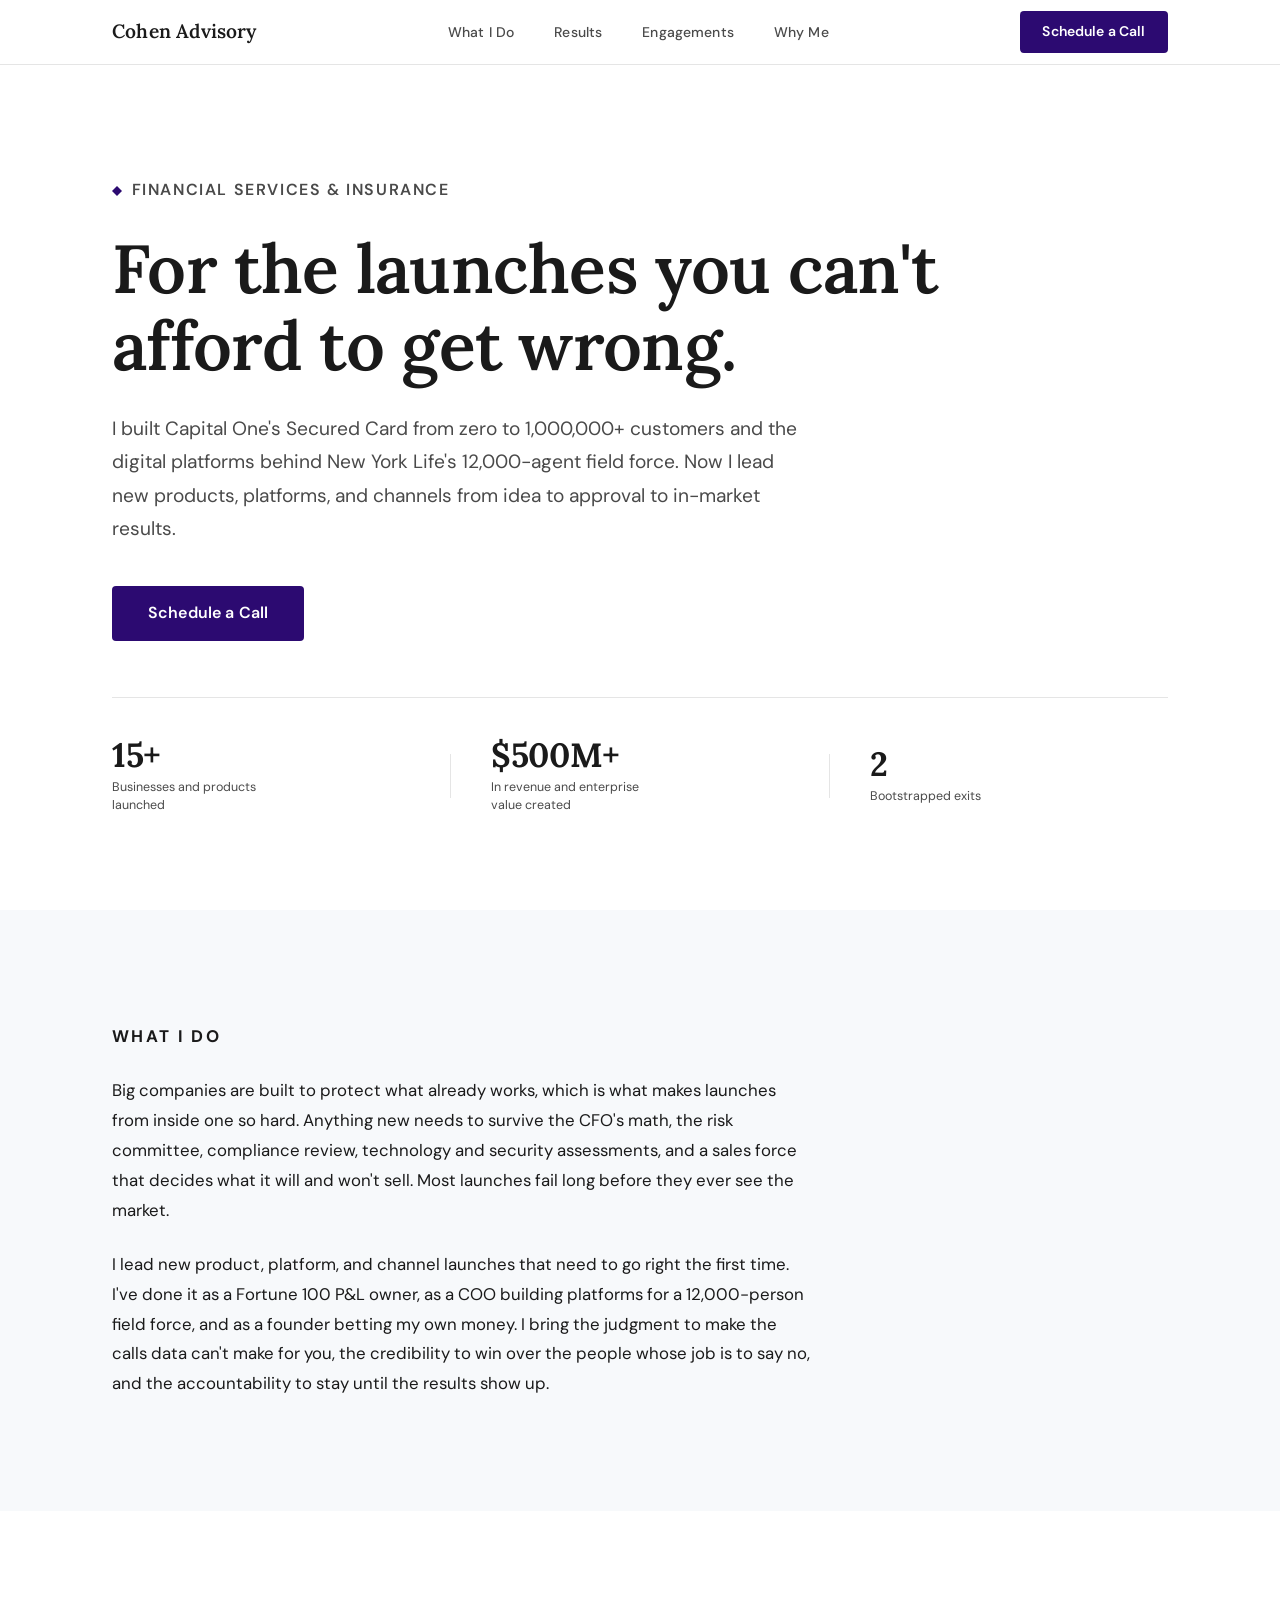
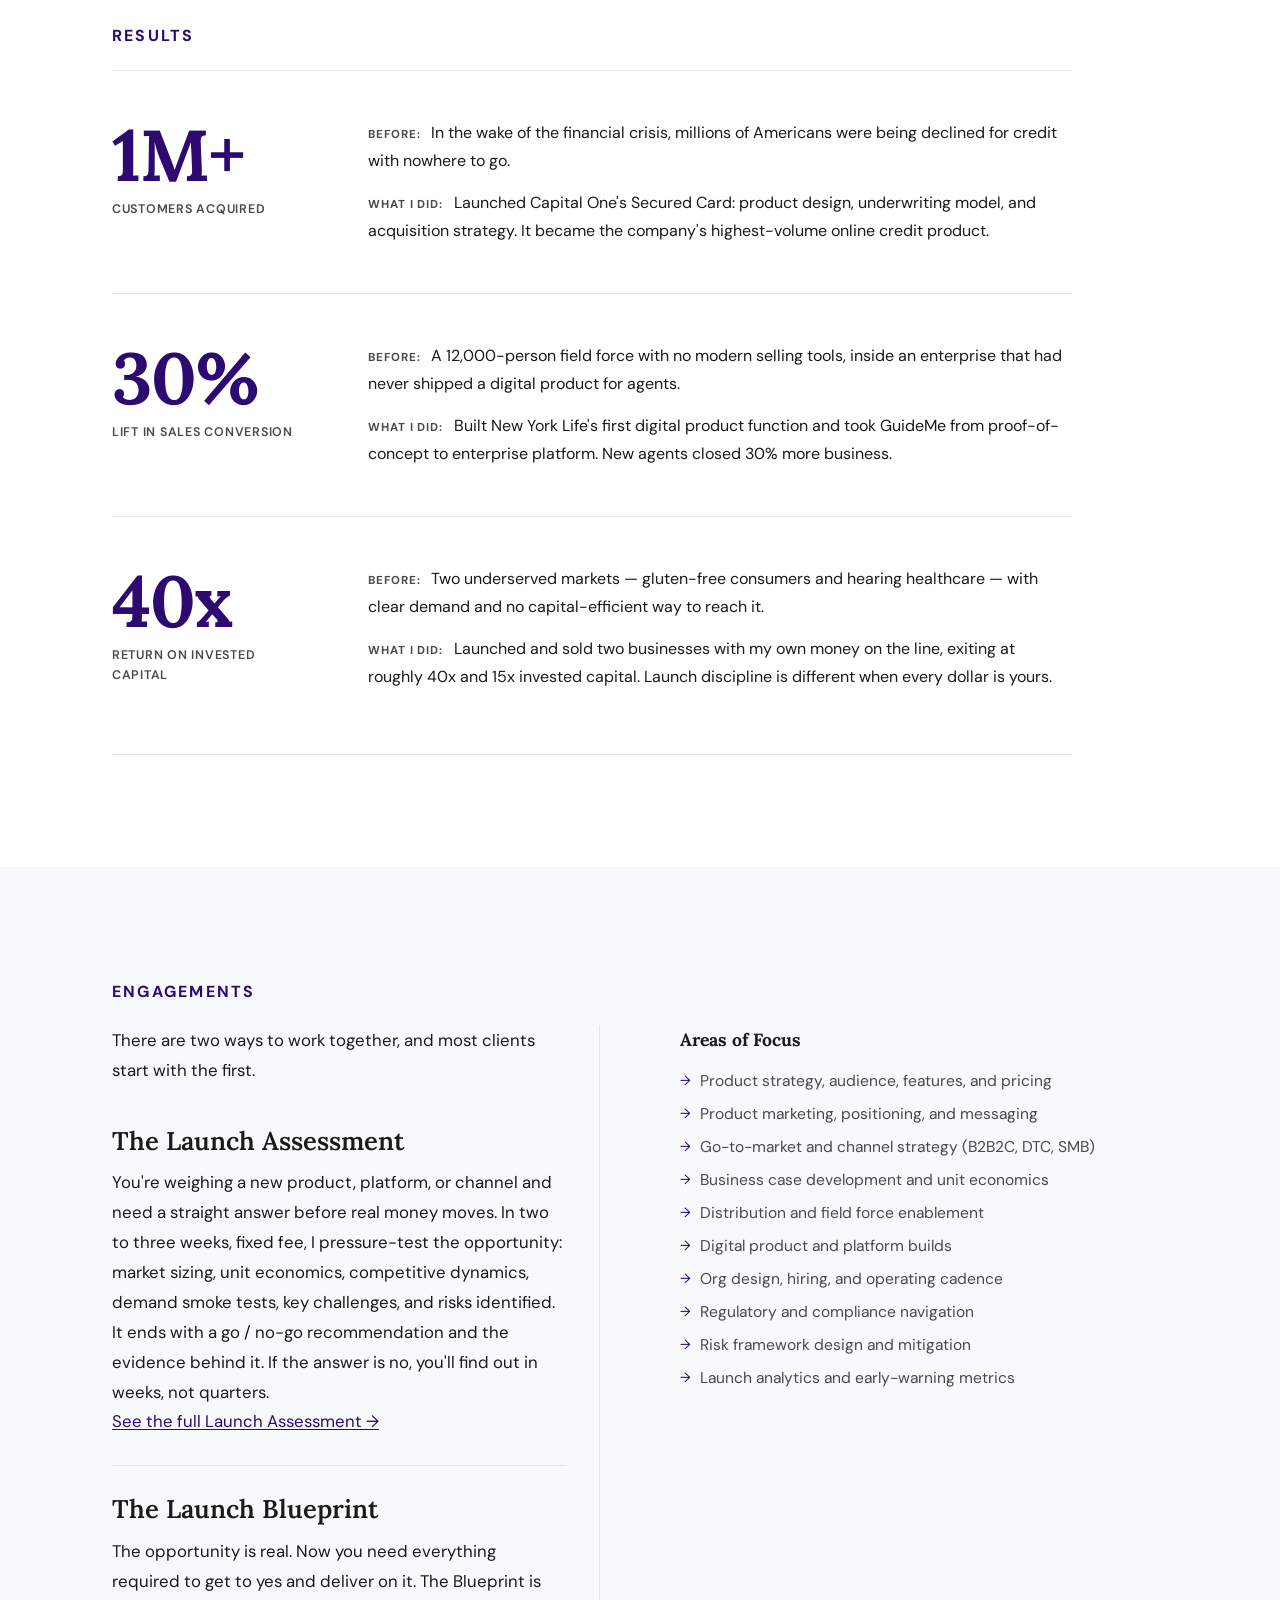
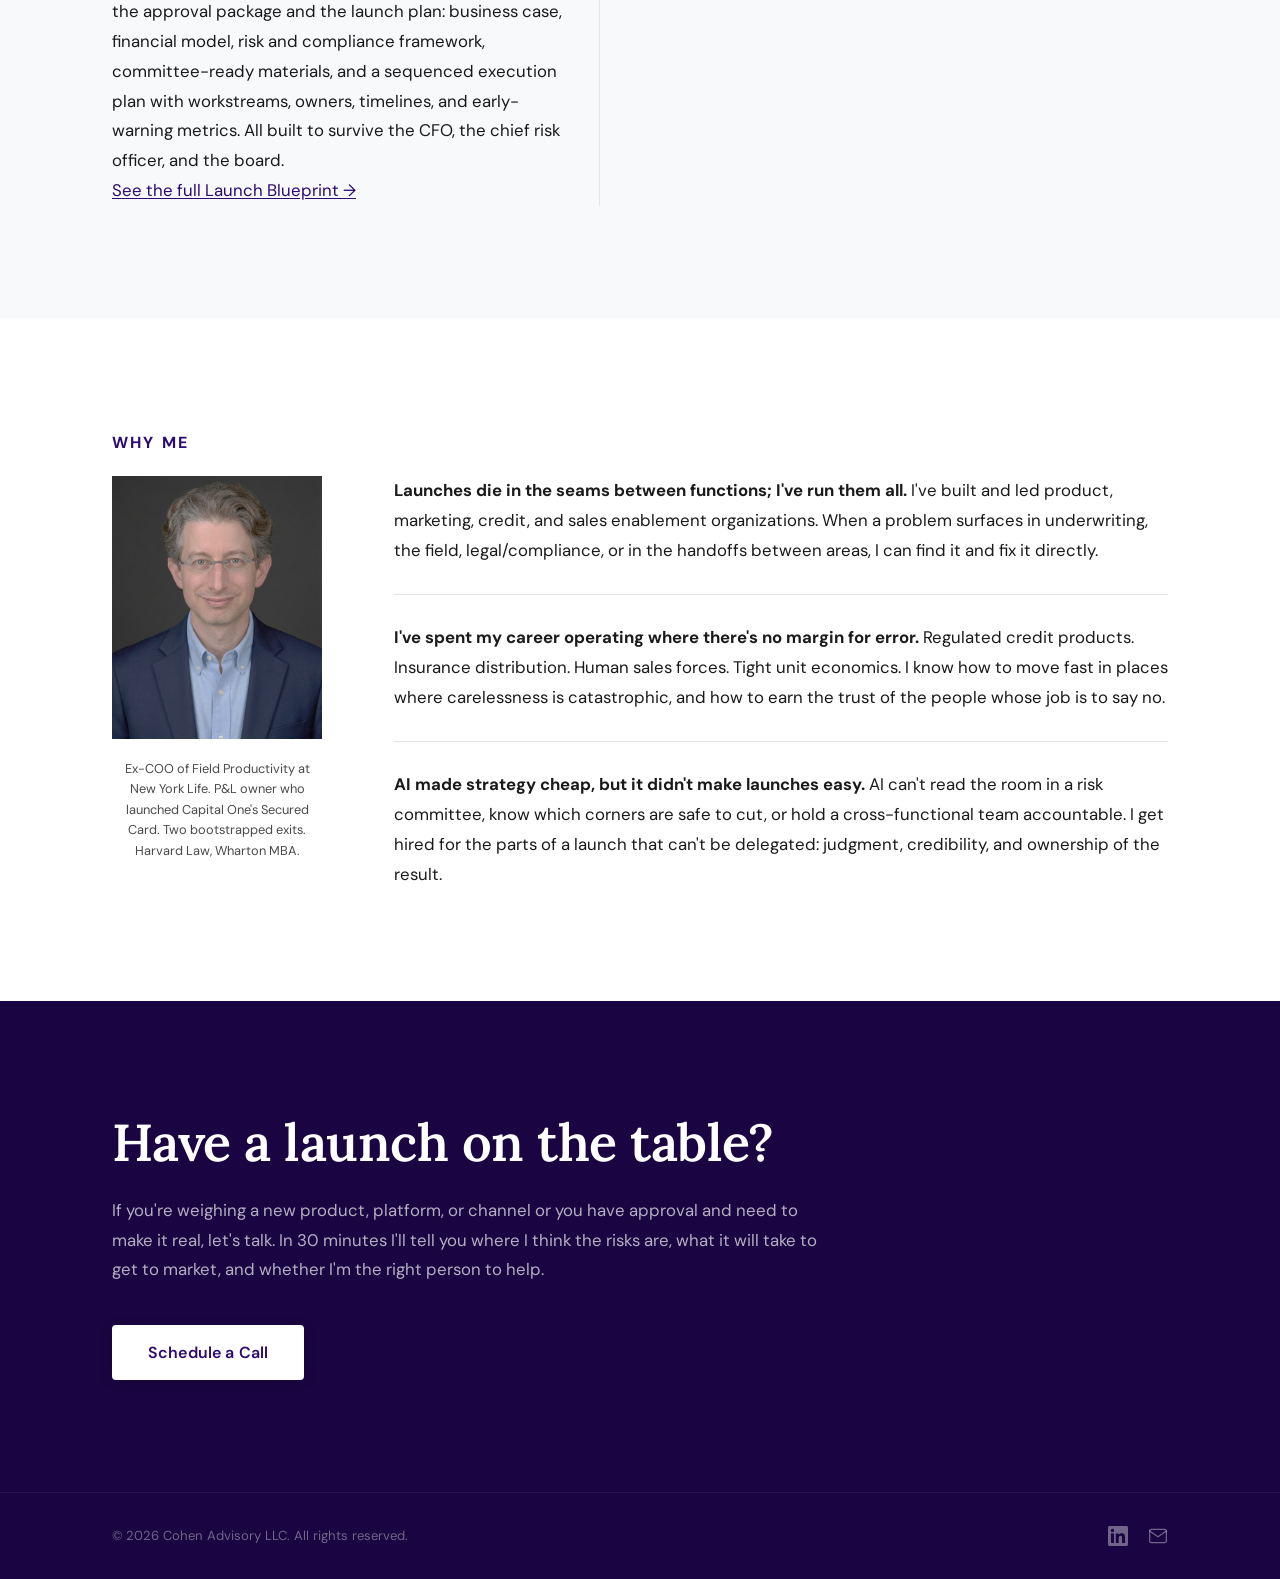
<file: index.html>
<!DOCTYPE html>
<html lang="en">
<head>
    <meta charset="UTF-8">
    <meta name="viewport" content="width=device-width, initial-scale=1.0">
    <title>Cohen Advisory | Launch Advisory for Financial Services and Insurance</title>
    <meta name="description" content="I lead new product, platform, and channel launches for financial services and insurance companies — from idea to approval to market.">
    <link rel="preconnect" href="https://fonts.googleapis.com">
    <link rel="preconnect" href="https://fonts.gstatic.com" crossorigin>
    <link href="https://fonts.googleapis.com/css2?family=Lora:wght@600;700&family=DM+Sans:wght@400;500;600&display=swap" rel="stylesheet">
    <link rel="icon" type="image/svg+xml" href="favicon.svg">
    <link rel="stylesheet" href="styles.css">
</head>
<body>

<header class="site-header">
    <div class="container header-inner">
        <a href="#" class="brand">Cohen Advisory</a>
        <nav class="site-nav">
            <ul class="nav-list">
                <li><a href="#what-i-do">What I Do</a></li>
                <li><a href="#results">Results</a></li>
                <li><a href="#engagements">Engagements</a></li>
                <li><a href="#why-me">Why Me</a></li>
            </ul>
        </nav>
        <a href="https://calendar.app.google/HQ8vqJX4E622rzgx5" target="_blank" class="btn btn-primary">Schedule a Call</a>
    </div>
</header>

<main>

    <!-- Hero -->
    <section class="hero fade-in">
        <div class="container">
            <div class="hero-content">
                <p class="category-label">
                    <svg class="category-icon" width="10" height="10" viewBox="0 0 10 10" fill="none" xmlns="http://www.w3.org/2000/svg" aria-hidden="true"><polygon points="5,0 10,5 5,10 0,5" fill="currentColor"/></svg>
                    Financial Services &amp; Insurance
                </p>
                <h1 class="hero-headline">For the launches you can't afford to get wrong.</h1>
                <p class="hero-credential">I built Capital One's Secured Card from zero to 1,000,000+ customers and the digital platforms behind New York Life's 12,000-agent field force. Now I lead new products, platforms, and channels from idea to approval to in-market results.</p>
                <a href="https://calendar.app.google/HQ8vqJX4E622rzgx5" target="_blank" class="btn btn-primary btn-large">Schedule a Call</a>

                <div class="stats-row">
                    <div class="stat">
                        <span class="stat-figure">15+</span>
                        <span class="stat-label">Businesses and products launched</span>
                    </div>
                    <div class="stat-divider"></div>
                    <div class="stat">
                        <span class="stat-figure">$500M+</span>
                        <span class="stat-label">In revenue and enterprise value created</span>
                    </div>
                    <div class="stat-divider"></div>
                    <div class="stat">
                        <span class="stat-figure">2</span>
                        <span class="stat-label">Bootstrapped exits</span>
                    </div>
                </div>
            </div>
        </div>
    </section>

    <!-- What I Do -->
    <section id="what-i-do" class="section section-alt fade-in">
        <div class="container">
            <p class="section-label">What I Do</p>
            <p>Big companies are built to protect what already works, which is what makes launches from inside one so hard. Anything new needs to survive the CFO's math, the risk committee, compliance review, technology and security assessments, and a sales force that decides what it will and won't sell. Most launches fail long before they ever see the market.</p>
            <p>I lead new product, platform, and channel launches that need to go right the first time. I've done it as a Fortune 100 P&amp;L owner, as a COO building platforms for a 12,000-person field force, and as a founder betting my own money. I bring the judgment to make the calls data can't make for you, the credibility to win over the people whose job is to say no, and the accountability to stay until the results show up.</p>
        </div>
    </section>

    <!-- Results -->
    <section id="results" class="section fade-in">
        <div class="container">
            <p class="section-label">Results</p>
            <div class="results-list">

                <div class="result-card">
                    <div class="result-stat">
                        <span class="result-num">1M+</span>
                        <span class="result-descriptor">customers acquired</span>
                    </div>
                    <div class="result-details">
                        <p><span class="result-tag">Before:</span> In the wake of the financial crisis, millions of Americans were being declined for credit with nowhere to go.</p>
                        <p><span class="result-tag">What I did:</span> Launched Capital One's Secured Card: product design, underwriting model, and acquisition strategy. It became the company's highest-volume online credit product.</p>
                    </div>
                </div>

                <div class="result-card">
                    <div class="result-stat">
                        <span class="result-num">30%</span>
                        <span class="result-descriptor">lift in sales conversion</span>
                    </div>
                    <div class="result-details">
                        <p><span class="result-tag">Before:</span> A 12,000-person field force with no modern selling tools, inside an enterprise that had never shipped a digital product for agents.</p>
                        <p><span class="result-tag">What I did:</span> Built New York Life's first digital product function and took GuideMe from proof-of-concept to enterprise platform. New agents closed 30% more business.</p>
                    </div>
                </div>

                <div class="result-card">
                    <div class="result-stat">
                        <span class="result-num">40x</span>
                        <span class="result-descriptor">return on invested capital</span>
                    </div>
                    <div class="result-details">
                        <p><span class="result-tag">Before:</span> Two underserved markets — gluten-free consumers and hearing healthcare — with clear demand and no capital-efficient way to reach it.</p>
                        <p><span class="result-tag">What I did:</span> Launched and sold two businesses with my own money on the line, exiting at roughly 40x and 15x invested capital. Launch discipline is different when every dollar is yours.</p>
                    </div>
                </div>

            </div>
        </div>
    </section>

    <!-- Engagements -->
    <section id="engagements" class="section section-alt fade-in">
        <div class="container">
            <p class="section-label">Engagements</p>
            <div class="how-i-work-layout">

                <!-- Left column -->
                <div class="how-i-work-left">
                    <p class="how-i-work-intro">There are two ways to work together, and most clients start with the first.</p>

                    <div class="why-me-blocks">
                        <div class="why-block">
                            <h3 class="step-title">The Launch Assessment</h3>
                            <p class="step-desc">You're weighing a new product, platform, or channel and need a straight answer before real money moves. In two to three weeks, fixed fee, I pressure-test the opportunity: market sizing, unit economics, competitive dynamics, demand smoke tests, key challenges, and risks identified. It ends with a go / no-go recommendation and the evidence behind it. If the answer is no, you'll find out in weeks, not quarters.</p>
                            <p class="step-desc"><a href="launch-assessment.html">See the full Launch Assessment →</a></p>
                        </div>
                        <div class="why-block">
                            <h3 class="step-title">The Launch Blueprint</h3>
                            <p class="step-desc">The opportunity is real. Now you need everything required to get to yes and deliver on it. The Blueprint is the approval package and the launch plan: business case, financial model, risk and compliance framework, committee-ready materials, and a sequenced execution plan with workstreams, owners, timelines, and early-warning metrics. All built to survive the CFO, the chief risk officer, and the board.</p>
                            <p class="step-desc"><a href="launch-blueprint.html">See the full Launch Blueprint →</a></p>
                        </div>
                    </div>
                </div>

                <!-- Right column -->
                <div class="how-i-work-right">
                    <div class="areas-of-focus">
                        <h3 class="areas-title">Areas of Focus</h3>
                        <ul class="areas-list">
                            <li>Product strategy, audience, features, and pricing</li>
                            <li>Product marketing, positioning, and messaging</li>
                            <li>Go-to-market and channel strategy (B2B2C, DTC, SMB)</li>
                            <li>Business case development and unit economics</li>
                            <li>Distribution and field force enablement</li>
                            <li>Digital product and platform builds</li>
                            <li>Org design, hiring, and operating cadence</li>
                            <li>Regulatory and compliance navigation</li>
                            <li>Risk framework design and mitigation</li>
                            <li>Launch analytics and early-warning metrics</li>
                        </ul>
                    </div>
                </div>

            </div>
        </div>
    </section>

    <!-- Why Me -->
    <section id="why-me" class="section fade-in">
        <div class="container">
            <p class="section-label">Why Me</p>
            <div class="why-me-layout">
                <div class="why-me-photo">
                    <img src="light portrait.png" alt="Ross Cohen" class="profile-photo">
                    <p class="photo-caption">Ex-COO of Field Productivity at New York Life. P&amp;L owner who launched Capital One's Secured Card. Two bootstrapped exits. Harvard Law, Wharton MBA.</p>
                </div>
                <div class="why-me-blocks">
                    <div class="why-block">
                        <p><strong>Launches die in the seams between functions; I've run them all.</strong> I've built and led product, marketing, credit, and sales enablement organizations. When a problem surfaces in underwriting, the field, legal/compliance, or in the handoffs between areas, I can find it and fix it directly.</p>
                    </div>
                    <div class="why-block">
                        <p><strong>I've spent my career operating where there's no margin for error.</strong> Regulated credit products. Insurance distribution. Human sales forces. Tight unit economics. I know how to move fast in places where carelessness is catastrophic, and how to earn the trust of the people whose job is to say no.</p>
                    </div>
                    <div class="why-block">
                        <p><strong>AI made strategy cheap, but it didn't make launches easy.</strong> AI can't read the room in a risk committee, know which corners are safe to cut, or hold a cross-functional team accountable. I get hired for the parts of a launch that can't be delegated: judgment, credibility, and ownership of the result.</p>
                    </div>
                </div>
            </div>
        </div>
    </section>

    <!-- CTA -->
    <section id="contact" class="section section-dark fade-in">
        <div class="container">
            <div class="cta-content">
                <h2 class="cta-headline">Have a launch on the table?</h2>
                <p class="cta-body">If you're weighing a new product, platform, or channel or you have approval and need to make it real, let's talk. In 30 minutes I'll tell you where I think the risks are, what it will take to get to market, and whether I'm the right person to help.</p>
                <a href="https://calendar.app.google/HQ8vqJX4E622rzgx5" target="_blank" class="btn btn-light btn-large">Schedule a Call</a>
            </div>
        </div>
    </section>

</main>

<footer class="site-footer">
    <div class="container footer-inner">
        <p class="footer-copy">&copy; 2026 Cohen Advisory LLC. All rights reserved.</p>
        <div class="footer-social">
            <a href="https://www.linkedin.com/in/recohen" target="_blank" class="social-link" aria-label="LinkedIn">
                <svg width="20" height="20" viewBox="0 0 24 24" fill="none" xmlns="http://www.w3.org/2000/svg">
                    <path d="M20.447 20.452h-3.554v-5.569c0-1.328-.027-3.037-1.852-3.037-1.853 0-2.136 1.445-2.136 2.939v5.667H9.351V9h3.414v1.561h.046c.477-.9 1.637-1.85 3.37-1.85 3.601 0 4.267 2.37 4.267 5.455v6.286zM5.337 7.433a2.062 2.062 0 01-2.063-2.065 2.064 2.064 0 112.063 2.065zm1.782 13.019H3.555V9h3.564v11.452zM22.225 0H1.771C.792 0 0 .774 0 1.729v20.542C0 23.227.792 24 1.771 24h20.451C23.2 24 24 23.227 24 22.271V1.729C24 .774 23.2 0 22.222 0h.003z" fill="currentColor"/>
                </svg>
            </a>
            <a href="mailto:ross@recohen.com" class="social-link" aria-label="Email">
                <svg width="20" height="20" viewBox="0 0 24 24" fill="none" xmlns="http://www.w3.org/2000/svg">
                    <rect x="2" y="4" width="20" height="16" rx="2" stroke="currentColor" stroke-width="1.5" fill="none"/>
                    <path d="M2 6l10 7 10-7" stroke="currentColor" stroke-width="1.5" fill="none" stroke-linecap="round" stroke-linejoin="round"/>
                </svg>
            </a>
        </div>
    </div>
</footer>

<script>
// Scroll fade-in
const fadeEls = document.querySelectorAll('.fade-in');
const observer = new IntersectionObserver((entries) => {
    entries.forEach(entry => {
        if (entry.isIntersecting) {
            entry.target.classList.add('visible');
        }
    });
}, { threshold: 0.08 });
fadeEls.forEach(el => observer.observe(el));
</script>

</body>
</html>
</file>
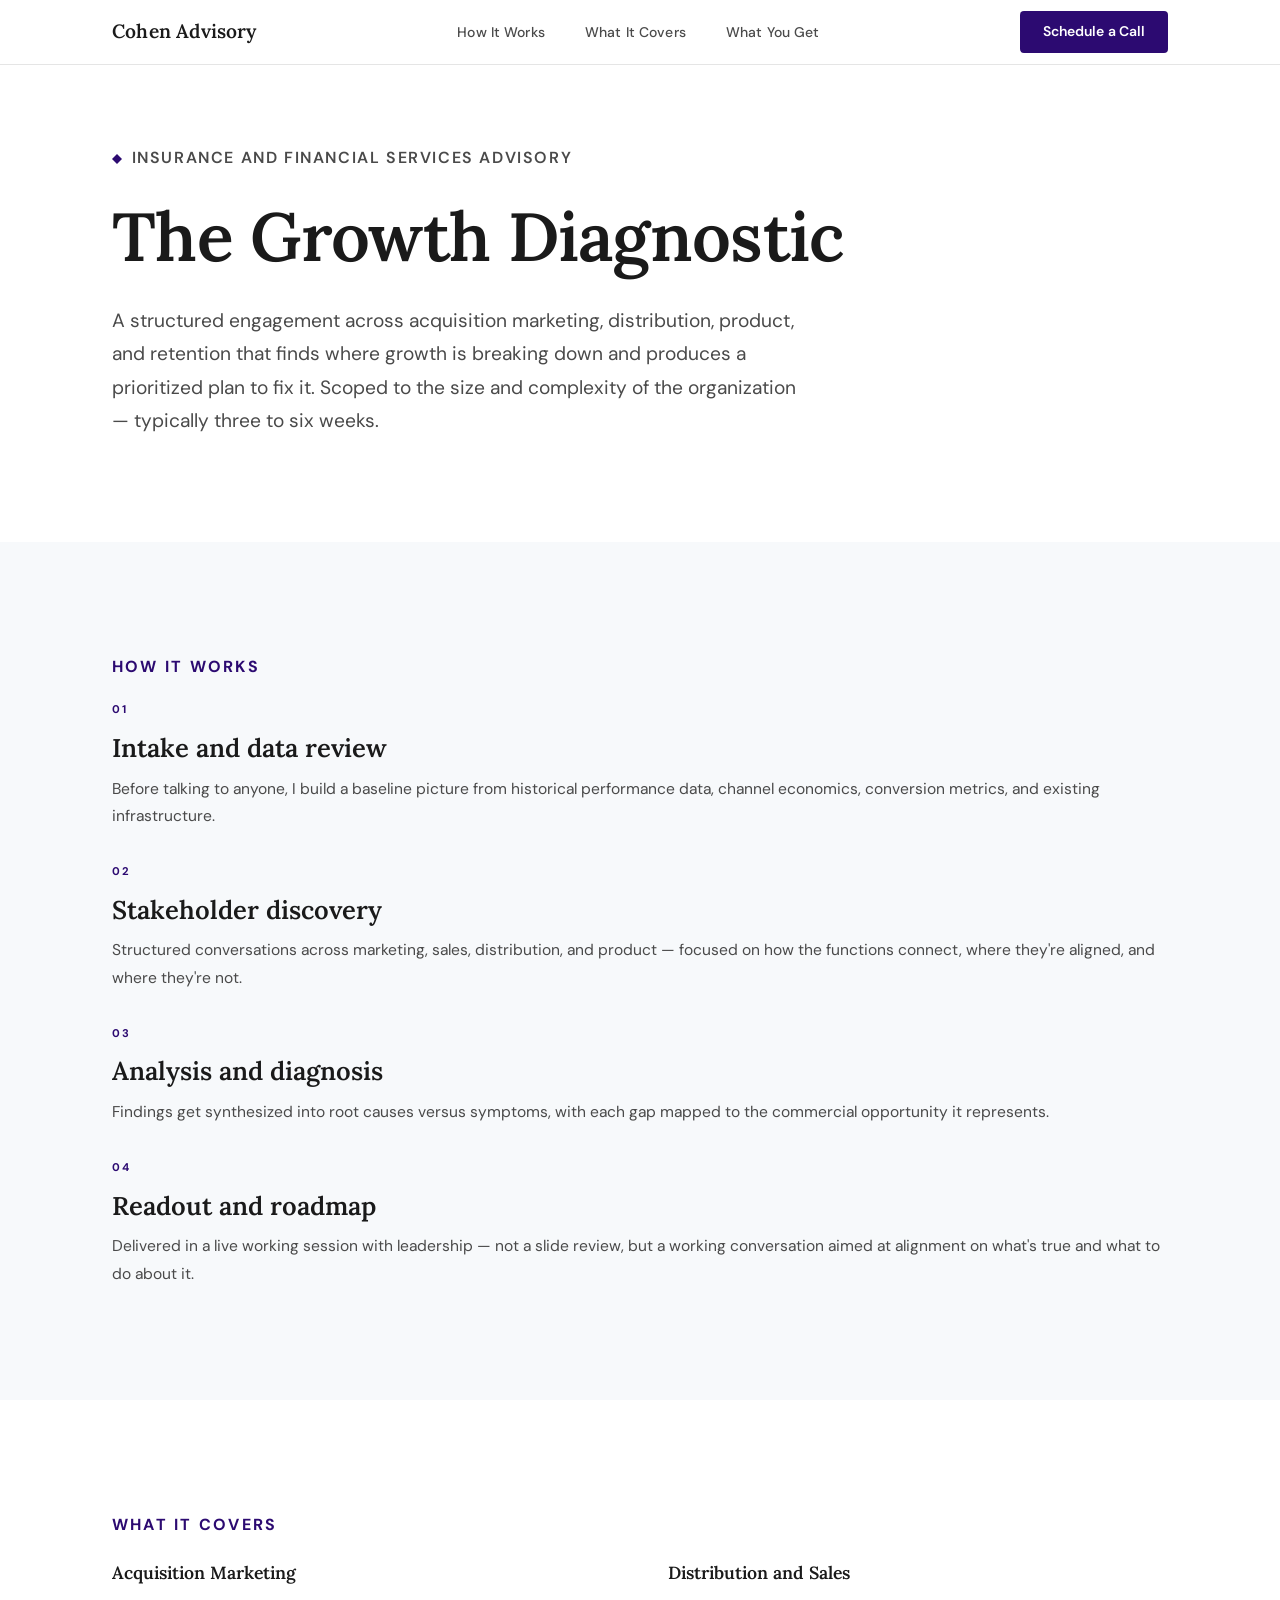
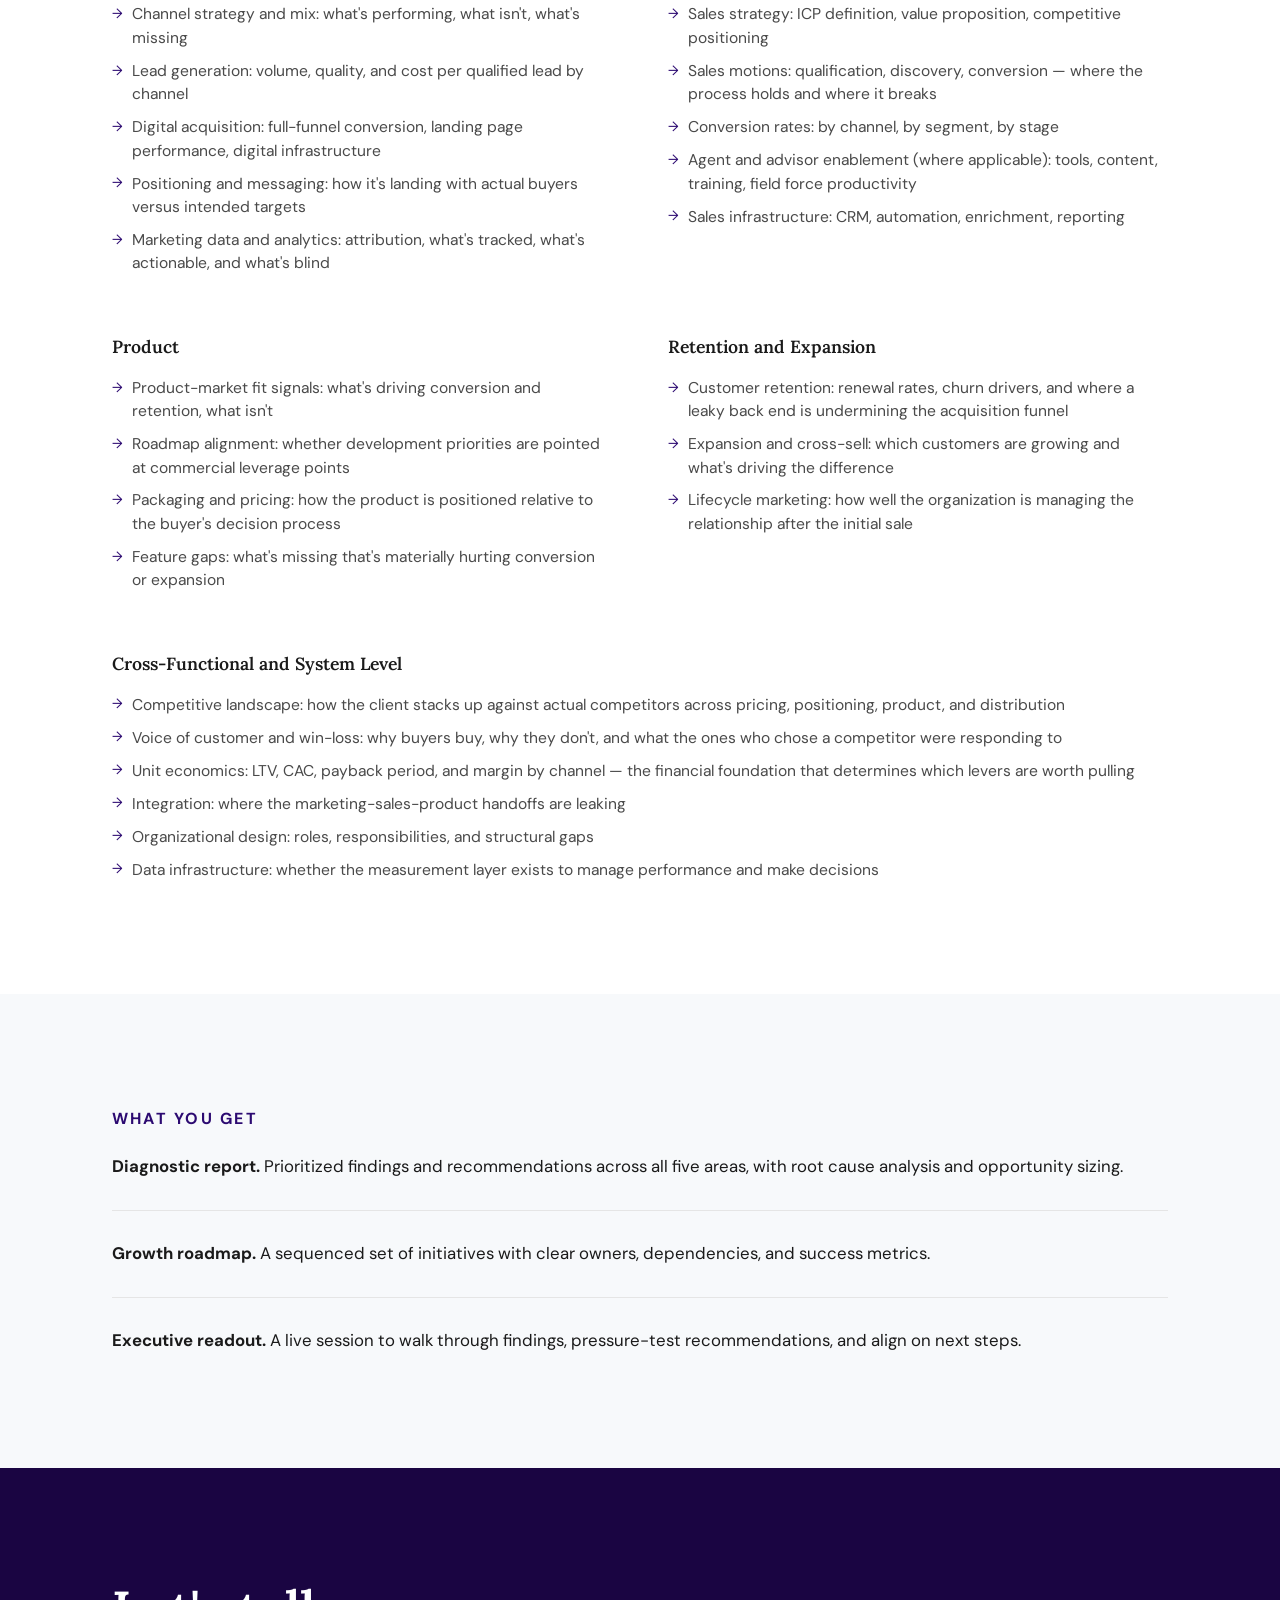
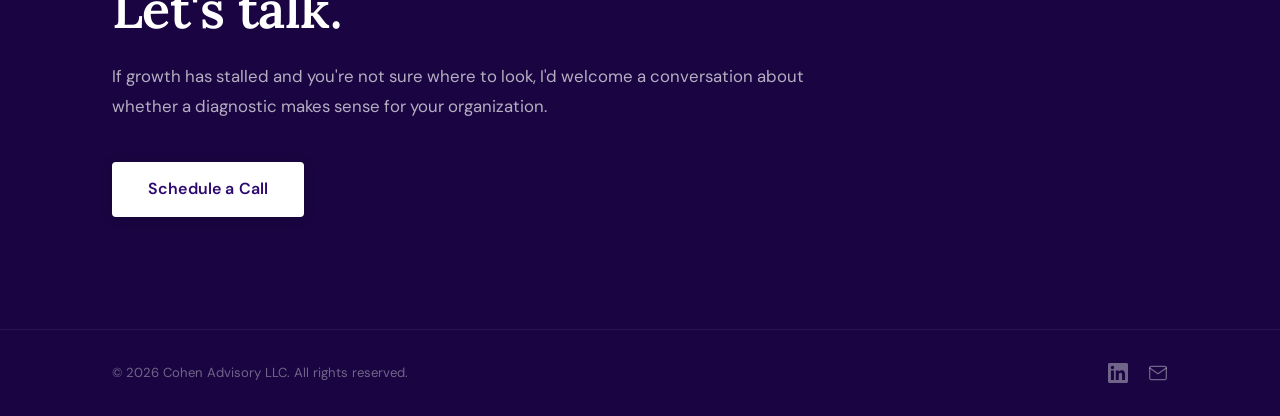
<file: growth-diagnostic.html>
<!DOCTYPE html>
<html lang="en">
<head>
    <meta charset="UTF-8">
    <meta name="viewport" content="width=device-width, initial-scale=1.0">
    <title>Growth Diagnostic | Cohen Advisory</title>
    <meta name="description" content="A structured engagement across acquisition marketing, distribution, product, and retention that finds where growth is breaking down and produces a prioritized plan to fix it.">
    <link rel="preconnect" href="https://fonts.googleapis.com">
    <link rel="preconnect" href="https://fonts.gstatic.com" crossorigin>
    <link href="https://fonts.googleapis.com/css2?family=Lora:wght@600;700&family=DM+Sans:wght@400;500;600&display=swap" rel="stylesheet">
    <link rel="icon" type="image/svg+xml" href="favicon.svg">
    <link rel="stylesheet" href="styles.css">
</head>
<body>

<header class="site-header">
    <div class="container header-inner">
        <a href="index.html" class="brand">Cohen Advisory</a>
        <nav class="site-nav">
            <ul class="nav-list">
                <li><a href="#how-it-works">How It Works</a></li>
                <li><a href="#what-it-covers">What It Covers</a></li>
                <li><a href="#deliverables">What You Get</a></li>
            </ul>
        </nav>
        <a href="https://calendar.app.google/HQ8vqJX4E622rzgx5" target="_blank" class="btn btn-primary">Schedule a Call</a>
    </div>
</header>

<main>

    <!-- Hero -->
    <section class="hero hero-compact fade-in">
        <div class="container">
            <div class="hero-content">
                <p class="category-label">
                    <svg class="category-icon" width="10" height="10" viewBox="0 0 10 10" fill="none" xmlns="http://www.w3.org/2000/svg" aria-hidden="true"><polygon points="5,0 10,5 5,10 0,5" fill="currentColor"/></svg>
                    Insurance and Financial Services Advisory
                </p>
                <h1 class="hero-headline">The Growth Diagnostic</h1>
                <p class="hero-credential">A structured engagement across acquisition marketing, distribution, product, and retention that finds where growth is breaking down and produces a prioritized plan to fix it. Scoped to the size and complexity of the organization — typically three to six weeks.</p>
            </div>
        </div>
    </section>

    <!-- How It Works -->
    <section id="how-it-works" class="section section-alt fade-in">
        <div class="container">
            <p class="section-label">How It Works</p>
            <div class="steps-grid">
                <div class="step">
                    <span class="step-num">01</span>
                    <h3 class="step-title">Intake and data review</h3>
                    <p class="step-desc">Before talking to anyone, I build a baseline picture from historical performance data, channel economics, conversion metrics, and existing infrastructure.</p>
                </div>
                <div class="step">
                    <span class="step-num">02</span>
                    <h3 class="step-title">Stakeholder discovery</h3>
                    <p class="step-desc">Structured conversations across marketing, sales, distribution, and product — focused on how the functions connect, where they're aligned, and where they're not.</p>
                </div>
                <div class="step">
                    <span class="step-num">03</span>
                    <h3 class="step-title">Analysis and diagnosis</h3>
                    <p class="step-desc">Findings get synthesized into root causes versus symptoms, with each gap mapped to the commercial opportunity it represents.</p>
                </div>
                <div class="step">
                    <span class="step-num">04</span>
                    <h3 class="step-title">Readout and roadmap</h3>
                    <p class="step-desc">Delivered in a live working session with leadership — not a slide review, but a working conversation aimed at alignment on what's true and what to do about it.</p>
                </div>
            </div>
        </div>
    </section>

    <!-- What It Covers -->
    <section id="what-it-covers" class="section fade-in">
        <div class="container">
            <p class="section-label">What It Covers</p>
            <div class="covers-grid">

                <div class="covers-section">
                    <p class="covers-title">Acquisition Marketing</p>
                    <ul class="areas-list">
                        <li>Channel strategy and mix: what's performing, what isn't, what's missing</li>
                        <li>Lead generation: volume, quality, and cost per qualified lead by channel</li>
                        <li>Digital acquisition: full-funnel conversion, landing page performance, digital infrastructure</li>
                        <li>Positioning and messaging: how it's landing with actual buyers versus intended targets</li>
                        <li>Marketing data and analytics: attribution, what's tracked, what's actionable, and what's blind</li>
                    </ul>
                </div>

                <div class="covers-section">
                    <p class="covers-title">Distribution and Sales</p>
                    <ul class="areas-list">
                        <li>Sales strategy: ICP definition, value proposition, competitive positioning</li>
                        <li>Sales motions: qualification, discovery, conversion — where the process holds and where it breaks</li>
                        <li>Conversion rates: by channel, by segment, by stage</li>
                        <li>Agent and advisor enablement (where applicable): tools, content, training, field force productivity</li>
                        <li>Sales infrastructure: CRM, automation, enrichment, reporting</li>
                    </ul>
                </div>

                <div class="covers-section">
                    <p class="covers-title">Product</p>
                    <ul class="areas-list">
                        <li>Product-market fit signals: what's driving conversion and retention, what isn't</li>
                        <li>Roadmap alignment: whether development priorities are pointed at commercial leverage points</li>
                        <li>Packaging and pricing: how the product is positioned relative to the buyer's decision process</li>
                        <li>Feature gaps: what's missing that's materially hurting conversion or expansion</li>
                    </ul>
                </div>

                <div class="covers-section">
                    <p class="covers-title">Retention and Expansion</p>
                    <ul class="areas-list">
                        <li>Customer retention: renewal rates, churn drivers, and where a leaky back end is undermining the acquisition funnel</li>
                        <li>Expansion and cross-sell: which customers are growing and what's driving the difference</li>
                        <li>Lifecycle marketing: how well the organization is managing the relationship after the initial sale</li>
                    </ul>
                </div>

                <div class="covers-section covers-section-full">
                    <p class="covers-title">Cross-Functional and System Level</p>
                    <ul class="areas-list">
                        <li>Competitive landscape: how the client stacks up against actual competitors across pricing, positioning, product, and distribution</li>
                        <li>Voice of customer and win-loss: why buyers buy, why they don't, and what the ones who chose a competitor were responding to</li>
                        <li>Unit economics: LTV, CAC, payback period, and margin by channel — the financial foundation that determines which levers are worth pulling</li>
                        <li>Integration: where the marketing-sales-product handoffs are leaking</li>
                        <li>Organizational design: roles, responsibilities, and structural gaps</li>
                        <li>Data infrastructure: whether the measurement layer exists to manage performance and make decisions</li>
                    </ul>
                </div>

            </div>
        </div>
    </section>

    <!-- What You Get -->
    <section id="deliverables" class="section section-alt fade-in">
        <div class="container">
            <p class="section-label">What You Get</p>
            <div class="why-me-blocks">
                <div class="why-block">
                    <p><strong>Diagnostic report.</strong> Prioritized findings and recommendations across all five areas, with root cause analysis and opportunity sizing.</p>
                </div>
                <div class="why-block">
                    <p><strong>Growth roadmap.</strong> A sequenced set of initiatives with clear owners, dependencies, and success metrics.</p>
                </div>
                <div class="why-block">
                    <p><strong>Executive readout.</strong> A live session to walk through findings, pressure-test recommendations, and align on next steps.</p>
                </div>
            </div>
        </div>
    </section>

    <!-- CTA -->
    <section id="contact" class="section section-dark fade-in">
        <div class="container">
            <div class="cta-content">
                <h2 class="cta-headline">Let's talk.</h2>
                <p class="cta-body">If growth has stalled and you're not sure where to look, I'd welcome a conversation about whether a diagnostic makes sense for your organization.</p>
                <a href="https://calendar.app.google/HQ8vqJX4E622rzgx5" target="_blank" class="btn btn-light btn-large">Schedule a Call</a>
            </div>
        </div>
    </section>

</main>

<footer class="site-footer">
    <div class="container footer-inner">
        <p class="footer-copy">&copy; 2026 Cohen Advisory LLC. All rights reserved.</p>
        <div class="footer-social">
            <a href="https://www.linkedin.com/in/recohen" target="_blank" class="social-link" aria-label="LinkedIn">
                <svg width="20" height="20" viewBox="0 0 24 24" fill="none" xmlns="http://www.w3.org/2000/svg">
                    <path d="M20.447 20.452h-3.554v-5.569c0-1.328-.027-3.037-1.852-3.037-1.853 0-2.136 1.445-2.136 2.939v5.667H9.351V9h3.414v1.561h.046c.477-.9 1.637-1.85 3.37-1.85 3.601 0 4.267 2.37 4.267 5.455v6.286zM5.337 7.433a2.062 2.062 0 01-2.063-2.065 2.064 2.064 0 112.063 2.065zm1.782 13.019H3.555V9h3.564v11.452zM22.225 0H1.771C.792 0 0 .774 0 1.729v20.542C0 23.227.792 24 1.771 24h20.451C23.2 24 24 23.227 24 22.271V1.729C24 .774 23.2 0 22.222 0h.003z" fill="currentColor"/>
                </svg>
            </a>
            <a href="mailto:ross@recohen.com" class="social-link" aria-label="Email">
                <svg width="20" height="20" viewBox="0 0 24 24" fill="none" xmlns="http://www.w3.org/2000/svg">
                    <rect x="2" y="4" width="20" height="16" rx="2" stroke="currentColor" stroke-width="1.5" fill="none"/>
                    <path d="M2 6l10 7 10-7" stroke="currentColor" stroke-width="1.5" fill="none" stroke-linecap="round" stroke-linejoin="round"/>
                </svg>
            </a>
        </div>
    </div>
</footer>

<script>
// Scroll fade-in
const fadeEls = document.querySelectorAll('.fade-in');
const observer = new IntersectionObserver((entries) => {
    entries.forEach(entry => {
        if (entry.isIntersecting) {
            entry.target.classList.add('visible');
        }
    });
}, { threshold: 0.08 });
fadeEls.forEach(el => observer.observe(el));
</script>

</body>
</html>
</file>
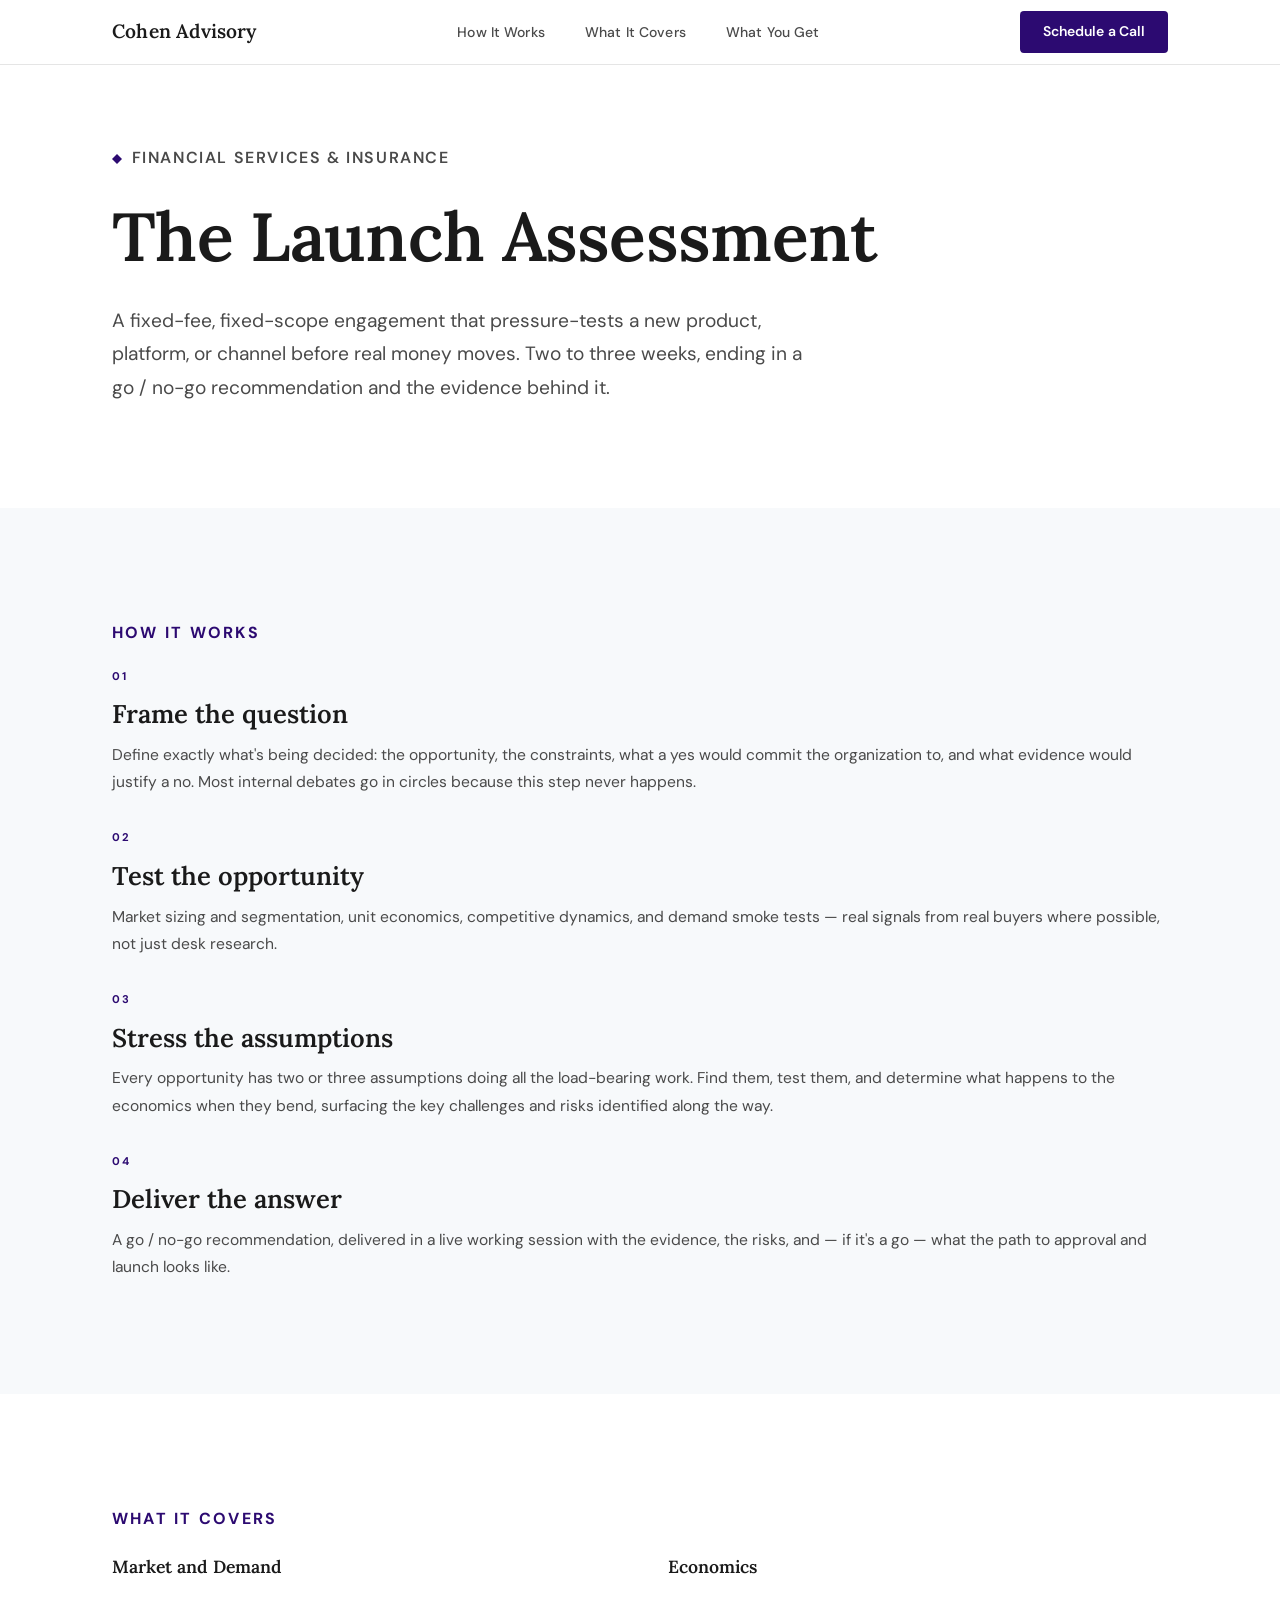
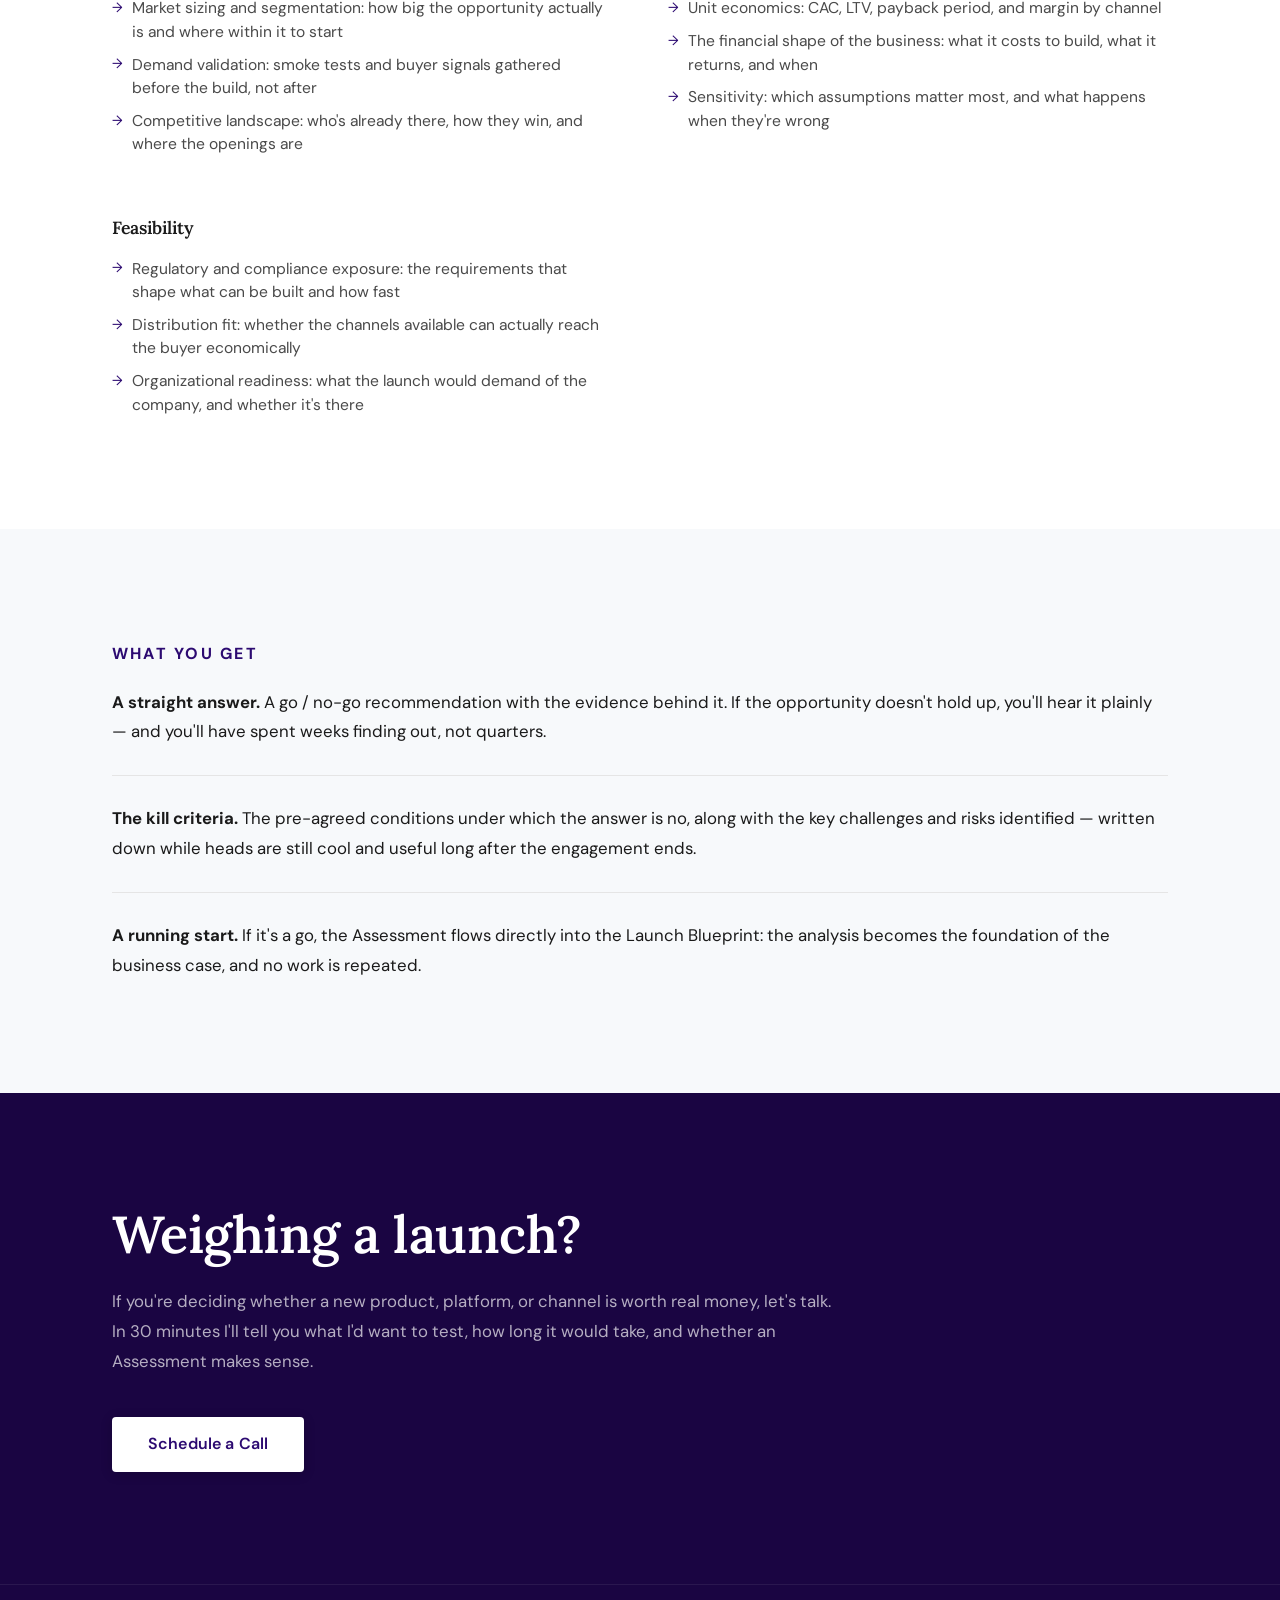
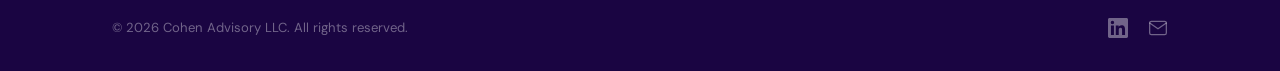
<file: launch-assessment.html>
<!DOCTYPE html>
<html lang="en">
<head>
    <meta charset="UTF-8">
    <meta name="viewport" content="width=device-width, initial-scale=1.0">
    <title>The Launch Assessment | Cohen Advisory</title>
    <meta name="description" content="A fixed-fee, fixed-scope engagement that pressure-tests a new product, platform, or channel before real money moves. Two to three weeks, ending in a go / no-go recommendation.">
    <link rel="preconnect" href="https://fonts.googleapis.com">
    <link rel="preconnect" href="https://fonts.gstatic.com" crossorigin>
    <link href="https://fonts.googleapis.com/css2?family=Lora:wght@600;700&family=DM+Sans:wght@400;500;600&display=swap" rel="stylesheet">
    <link rel="icon" type="image/svg+xml" href="favicon.svg">
    <link rel="stylesheet" href="styles.css">
</head>
<body>

<header class="site-header">
    <div class="container header-inner">
        <a href="index.html" class="brand">Cohen Advisory</a>
        <nav class="site-nav">
            <ul class="nav-list">
                <li><a href="#how-it-works">How It Works</a></li>
                <li><a href="#what-it-covers">What It Covers</a></li>
                <li><a href="#deliverables">What You Get</a></li>
            </ul>
        </nav>
        <a href="https://calendar.app.google/HQ8vqJX4E622rzgx5" target="_blank" class="btn btn-primary">Schedule a Call</a>
    </div>
</header>

<main>

    <!-- Hero -->
    <section class="hero hero-compact fade-in">
        <div class="container">
            <div class="hero-content">
                <p class="category-label">
                    <svg class="category-icon" width="10" height="10" viewBox="0 0 10 10" fill="none" xmlns="http://www.w3.org/2000/svg" aria-hidden="true"><polygon points="5,0 10,5 5,10 0,5" fill="currentColor"/></svg>
                    Financial Services &amp; Insurance
                </p>
                <h1 class="hero-headline">The Launch Assessment</h1>
                <p class="hero-credential">A fixed-fee, fixed-scope engagement that pressure-tests a new product, platform, or channel before real money moves. Two to three weeks, ending in a go / no-go recommendation and the evidence behind it.</p>
            </div>
        </div>
    </section>

    <!-- How It Works -->
    <section id="how-it-works" class="section section-alt fade-in">
        <div class="container">
            <p class="section-label">How It Works</p>
            <div class="steps-grid">
                <div class="step">
                    <span class="step-num">01</span>
                    <h3 class="step-title">Frame the question</h3>
                    <p class="step-desc">Define exactly what's being decided: the opportunity, the constraints, what a yes would commit the organization to, and what evidence would justify a no. Most internal debates go in circles because this step never happens.</p>
                </div>
                <div class="step">
                    <span class="step-num">02</span>
                    <h3 class="step-title">Test the opportunity</h3>
                    <p class="step-desc">Market sizing and segmentation, unit economics, competitive dynamics, and demand smoke tests — real signals from real buyers where possible, not just desk research.</p>
                </div>
                <div class="step">
                    <span class="step-num">03</span>
                    <h3 class="step-title">Stress the assumptions</h3>
                    <p class="step-desc">Every opportunity has two or three assumptions doing all the load-bearing work. Find them, test them, and determine what happens to the economics when they bend, surfacing the key challenges and risks identified along the way.</p>
                </div>
                <div class="step">
                    <span class="step-num">04</span>
                    <h3 class="step-title">Deliver the answer</h3>
                    <p class="step-desc">A go / no-go recommendation, delivered in a live working session with the evidence, the risks, and — if it's a go — what the path to approval and launch looks like.</p>
                </div>
            </div>
        </div>
    </section>

    <!-- What It Covers -->
    <section id="what-it-covers" class="section fade-in">
        <div class="container">
            <p class="section-label">What It Covers</p>
            <div class="covers-grid">

                <div class="covers-section">
                    <p class="covers-title">Market and Demand</p>
                    <ul class="areas-list">
                        <li>Market sizing and segmentation: how big the opportunity actually is and where within it to start</li>
                        <li>Demand validation: smoke tests and buyer signals gathered before the build, not after</li>
                        <li>Competitive landscape: who's already there, how they win, and where the openings are</li>
                    </ul>
                </div>

                <div class="covers-section">
                    <p class="covers-title">Economics</p>
                    <ul class="areas-list">
                        <li>Unit economics: CAC, LTV, payback period, and margin by channel</li>
                        <li>The financial shape of the business: what it costs to build, what it returns, and when</li>
                        <li>Sensitivity: which assumptions matter most, and what happens when they're wrong</li>
                    </ul>
                </div>

                <div class="covers-section">
                    <p class="covers-title">Feasibility</p>
                    <ul class="areas-list">
                        <li>Regulatory and compliance exposure: the requirements that shape what can be built and how fast</li>
                        <li>Distribution fit: whether the channels available can actually reach the buyer economically</li>
                        <li>Organizational readiness: what the launch would demand of the company, and whether it's there</li>
                    </ul>
                </div>

            </div>
        </div>
    </section>

    <!-- What You Get -->
    <section id="deliverables" class="section section-alt fade-in">
        <div class="container">
            <p class="section-label">What You Get</p>
            <div class="why-me-blocks">
                <div class="why-block">
                    <p><strong>A straight answer.</strong> A go / no-go recommendation with the evidence behind it. If the opportunity doesn't hold up, you'll hear it plainly — and you'll have spent weeks finding out, not quarters.</p>
                </div>
                <div class="why-block">
                    <p><strong>The kill criteria.</strong> The pre-agreed conditions under which the answer is no, along with the key challenges and risks identified — written down while heads are still cool and useful long after the engagement ends.</p>
                </div>
                <div class="why-block">
                    <p><strong>A running start.</strong> If it's a go, the Assessment flows directly into the Launch Blueprint: the analysis becomes the foundation of the business case, and no work is repeated.</p>
                </div>
            </div>
        </div>
    </section>

    <!-- CTA -->
    <section id="contact" class="section section-dark fade-in">
        <div class="container">
            <div class="cta-content">
                <h2 class="cta-headline">Weighing a launch?</h2>
                <p class="cta-body">If you're deciding whether a new product, platform, or channel is worth real money, let's talk. In 30 minutes I'll tell you what I'd want to test, how long it would take, and whether an Assessment makes sense.</p>
                <a href="https://calendar.app.google/HQ8vqJX4E622rzgx5" target="_blank" class="btn btn-light btn-large">Schedule a Call</a>
            </div>
        </div>
    </section>

</main>

<footer class="site-footer">
    <div class="container footer-inner">
        <p class="footer-copy">&copy; 2026 Cohen Advisory LLC. All rights reserved.</p>
        <div class="footer-social">
            <a href="https://www.linkedin.com/in/recohen" target="_blank" class="social-link" aria-label="LinkedIn">
                <svg width="20" height="20" viewBox="0 0 24 24" fill="none" xmlns="http://www.w3.org/2000/svg">
                    <path d="M20.447 20.452h-3.554v-5.569c0-1.328-.027-3.037-1.852-3.037-1.853 0-2.136 1.445-2.136 2.939v5.667H9.351V9h3.414v1.561h.046c.477-.9 1.637-1.85 3.37-1.85 3.601 0 4.267 2.37 4.267 5.455v6.286zM5.337 7.433a2.062 2.062 0 01-2.063-2.065 2.064 2.064 0 112.063 2.065zm1.782 13.019H3.555V9h3.564v11.452zM22.225 0H1.771C.792 0 0 .774 0 1.729v20.542C0 23.227.792 24 1.771 24h20.451C23.2 24 24 23.227 24 22.271V1.729C24 .774 23.2 0 22.222 0h.003z" fill="currentColor"/>
                </svg>
            </a>
            <a href="mailto:ross@recohen.com" class="social-link" aria-label="Email">
                <svg width="20" height="20" viewBox="0 0 24 24" fill="none" xmlns="http://www.w3.org/2000/svg">
                    <rect x="2" y="4" width="20" height="16" rx="2" stroke="currentColor" stroke-width="1.5" fill="none"/>
                    <path d="M2 6l10 7 10-7" stroke="currentColor" stroke-width="1.5" fill="none" stroke-linecap="round" stroke-linejoin="round"/>
                </svg>
            </a>
        </div>
    </div>
</footer>

<script>
// Scroll fade-in
const fadeEls = document.querySelectorAll('.fade-in');
const observer = new IntersectionObserver((entries) => {
    entries.forEach(entry => {
        if (entry.isIntersecting) {
            entry.target.classList.add('visible');
        }
    });
}, { threshold: 0.08 });
fadeEls.forEach(el => observer.observe(el));
</script>

</body>
</html>
</file>
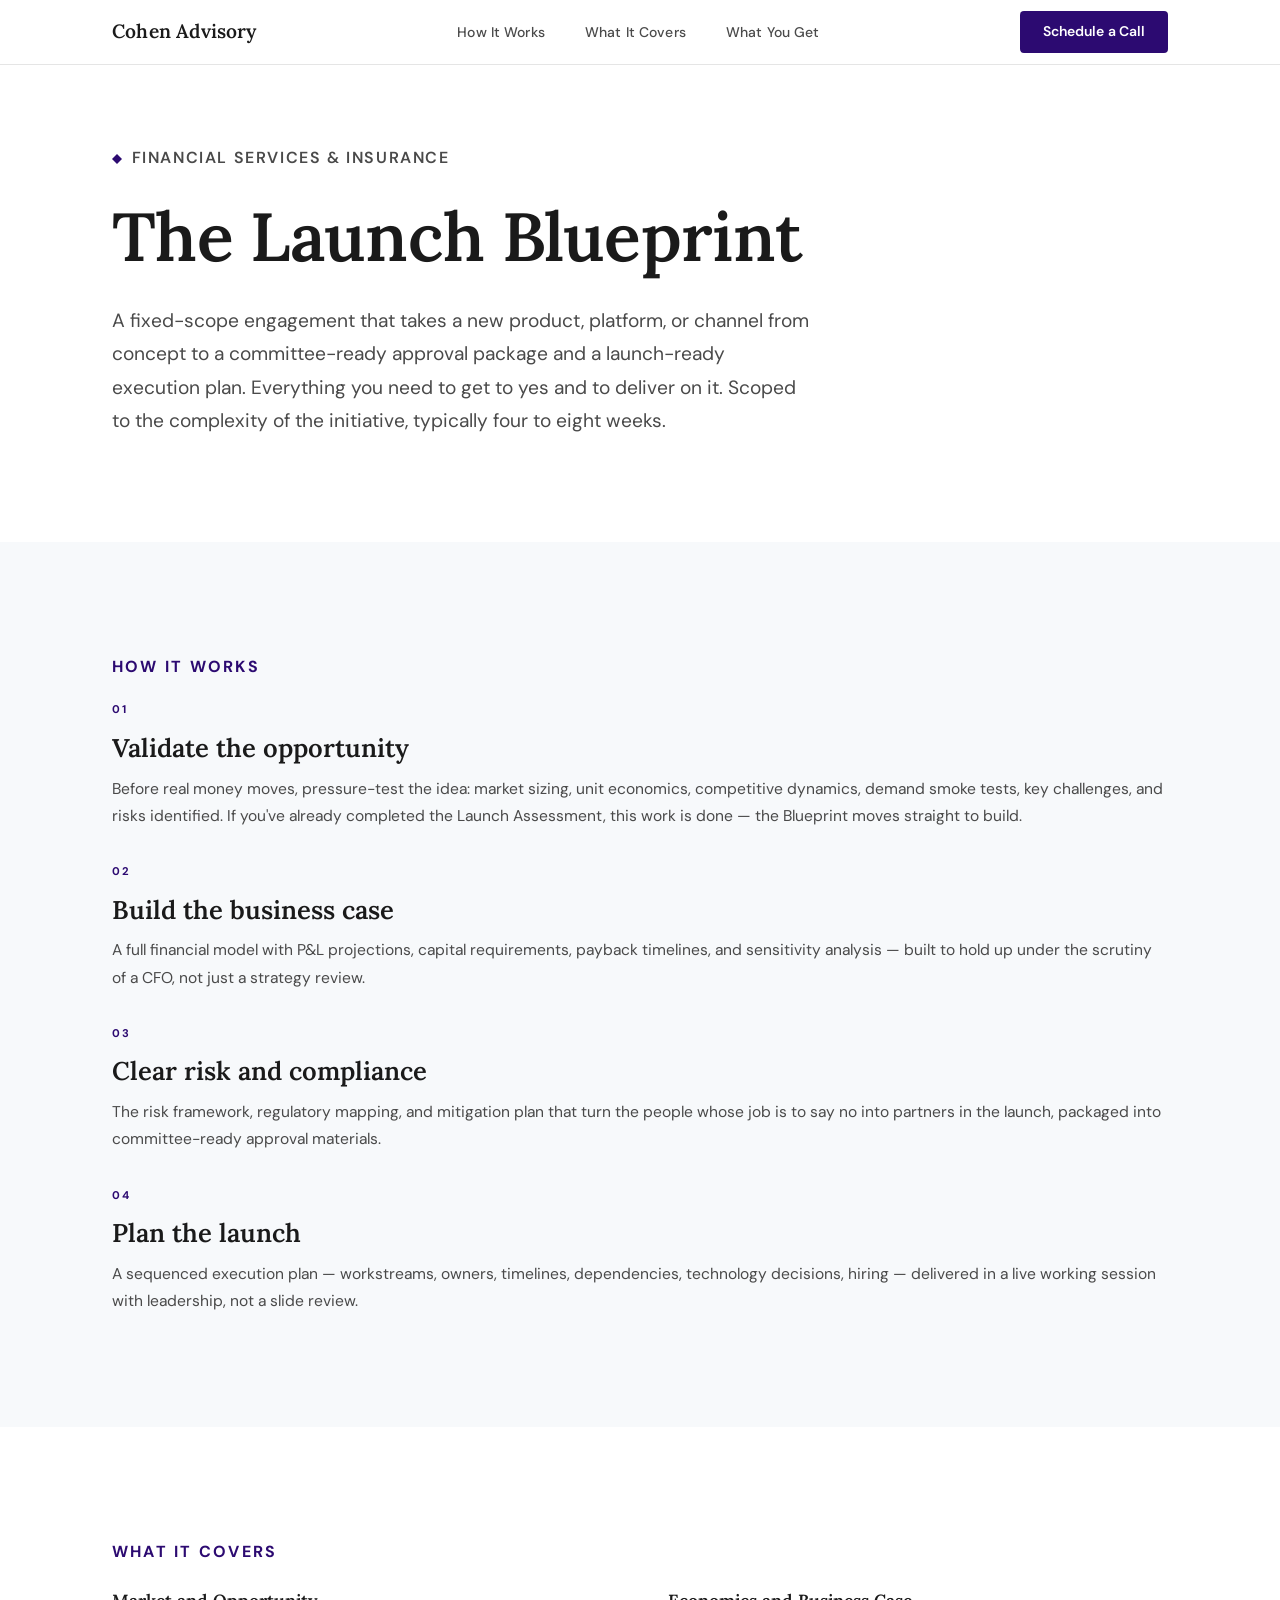
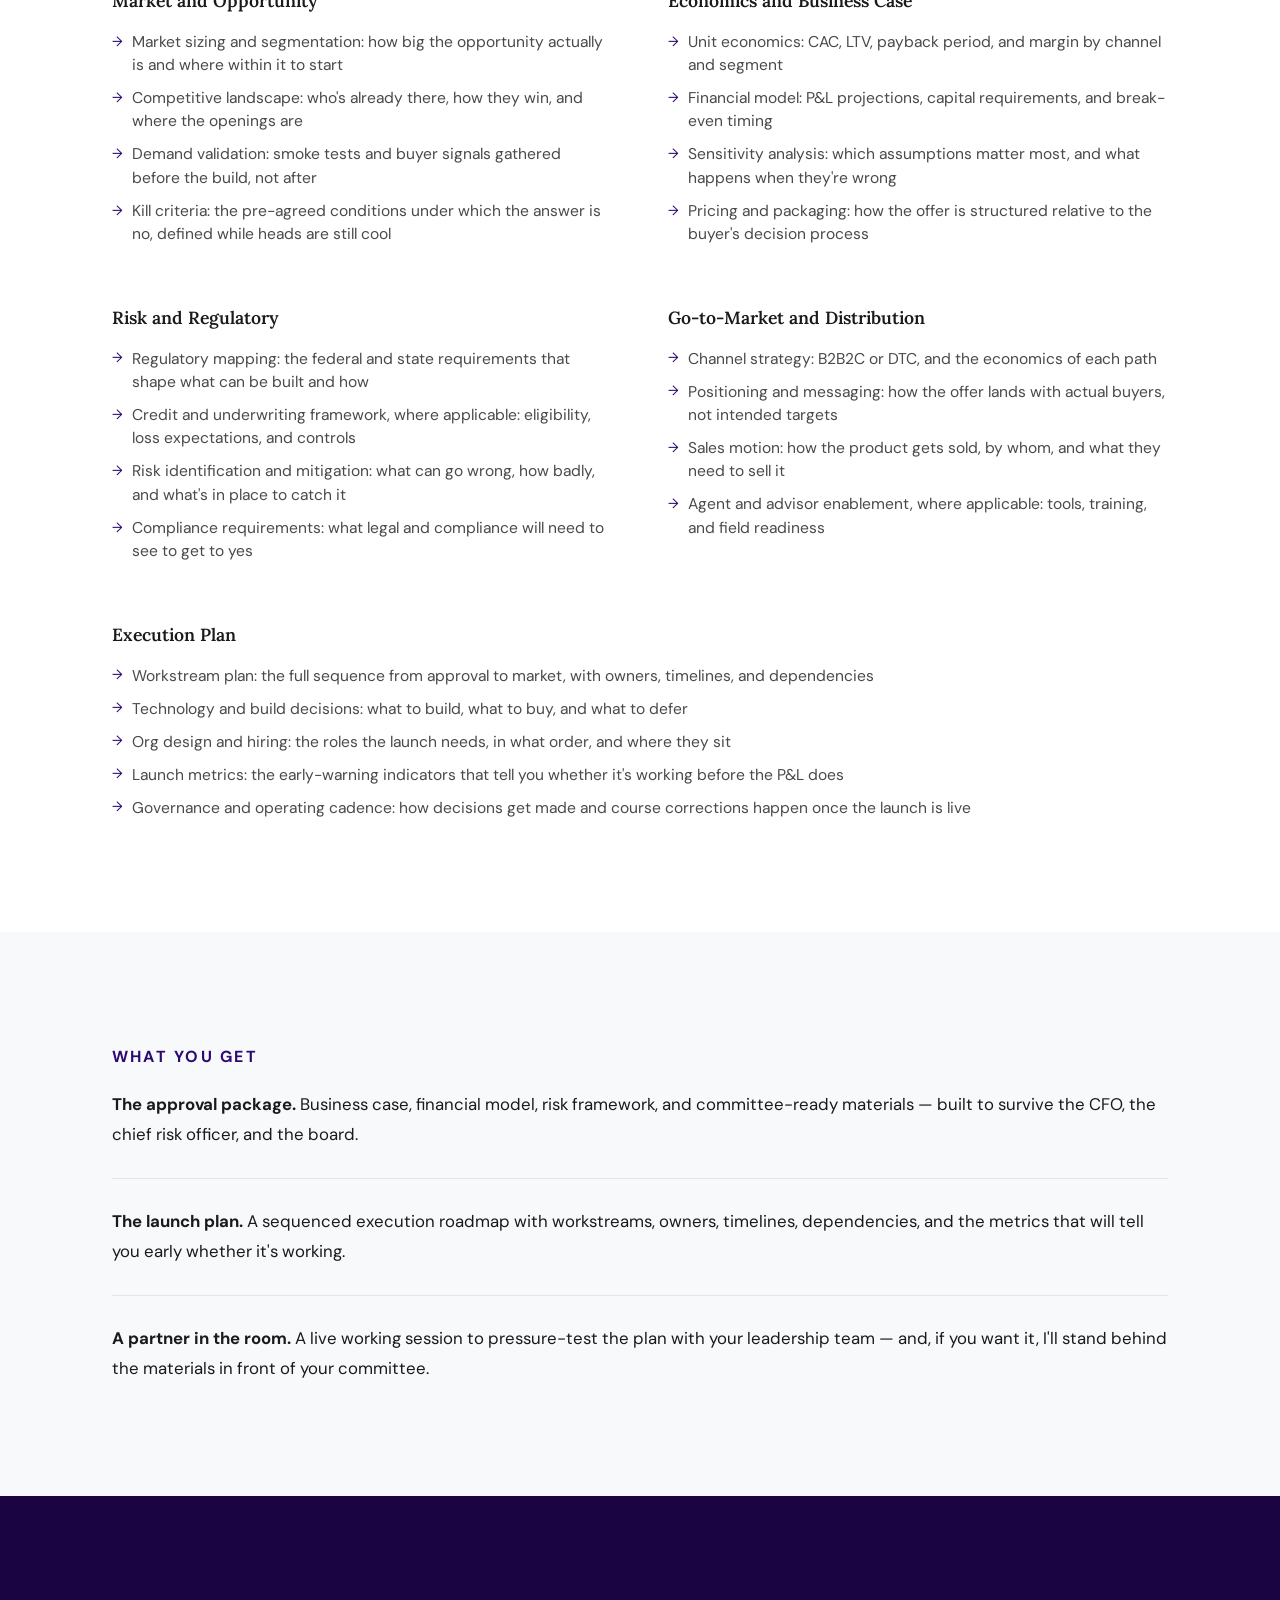
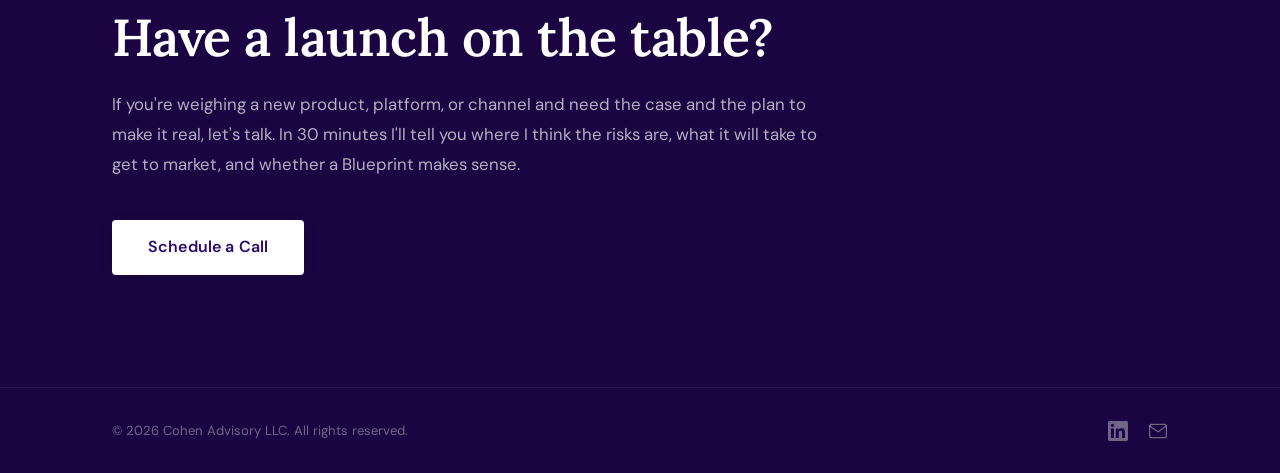
<file: launch-blueprint.html>
<!DOCTYPE html>
<html lang="en">
<head>
    <meta charset="UTF-8">
    <meta name="viewport" content="width=device-width, initial-scale=1.0">
    <title>Launch Blueprint | Cohen Advisory</title>
    <meta name="description" content="A fixed-scope engagement that takes a new product, platform, or channel from concept to a committee-ready approval package and a launch-ready execution plan.">
    <link rel="preconnect" href="https://fonts.googleapis.com">
    <link rel="preconnect" href="https://fonts.gstatic.com" crossorigin>
    <link href="https://fonts.googleapis.com/css2?family=Lora:wght@600;700&family=DM+Sans:wght@400;500;600&display=swap" rel="stylesheet">
    <link rel="icon" type="image/svg+xml" href="favicon.svg">
    <link rel="stylesheet" href="styles.css">
</head>
<body>

<header class="site-header">
    <div class="container header-inner">
        <a href="index.html" class="brand">Cohen Advisory</a>
        <nav class="site-nav">
            <ul class="nav-list">
                <li><a href="#how-it-works">How It Works</a></li>
                <li><a href="#what-it-covers">What It Covers</a></li>
                <li><a href="#deliverables">What You Get</a></li>
            </ul>
        </nav>
        <a href="https://calendar.app.google/HQ8vqJX4E622rzgx5" target="_blank" class="btn btn-primary">Schedule a Call</a>
    </div>
</header>

<main>

    <!-- Hero -->
    <section class="hero hero-compact fade-in">
        <div class="container">
            <div class="hero-content">
                <p class="category-label">
                    <svg class="category-icon" width="10" height="10" viewBox="0 0 10 10" fill="none" xmlns="http://www.w3.org/2000/svg" aria-hidden="true"><polygon points="5,0 10,5 5,10 0,5" fill="currentColor"/></svg>
                    Financial Services &amp; Insurance
                </p>
                <h1 class="hero-headline">The Launch Blueprint</h1>
                <p class="hero-credential">A fixed-scope engagement that takes a new product, platform, or channel from concept to a committee-ready approval package and a launch-ready execution plan. Everything you need to get to yes and to deliver on it. Scoped to the complexity of the initiative, typically four to eight weeks.</p>
            </div>
        </div>
    </section>

    <!-- How It Works -->
    <section id="how-it-works" class="section section-alt fade-in">
        <div class="container">
            <p class="section-label">How It Works</p>
            <div class="steps-grid">
                <div class="step">
                    <span class="step-num">01</span>
                    <h3 class="step-title">Validate the opportunity</h3>
                    <p class="step-desc">Before real money moves, pressure-test the idea: market sizing, unit economics, competitive dynamics, demand smoke tests, key challenges, and risks identified. If you've already completed the Launch Assessment, this work is done — the Blueprint moves straight to build.</p>
                </div>
                <div class="step">
                    <span class="step-num">02</span>
                    <h3 class="step-title">Build the business case</h3>
                    <p class="step-desc">A full financial model with P&amp;L projections, capital requirements, payback timelines, and sensitivity analysis — built to hold up under the scrutiny of a CFO, not just a strategy review.</p>
                </div>
                <div class="step">
                    <span class="step-num">03</span>
                    <h3 class="step-title">Clear risk and compliance</h3>
                    <p class="step-desc">The risk framework, regulatory mapping, and mitigation plan that turn the people whose job is to say no into partners in the launch, packaged into committee-ready approval materials.</p>
                </div>
                <div class="step">
                    <span class="step-num">04</span>
                    <h3 class="step-title">Plan the launch</h3>
                    <p class="step-desc">A sequenced execution plan — workstreams, owners, timelines, dependencies, technology decisions, hiring — delivered in a live working session with leadership, not a slide review.</p>
                </div>
            </div>
        </div>
    </section>

    <!-- What It Covers -->
    <section id="what-it-covers" class="section fade-in">
        <div class="container">
            <p class="section-label">What It Covers</p>
            <div class="covers-grid">

                <div class="covers-section">
                    <p class="covers-title">Market and Opportunity</p>
                    <ul class="areas-list">
                        <li>Market sizing and segmentation: how big the opportunity actually is and where within it to start</li>
                        <li>Competitive landscape: who's already there, how they win, and where the openings are</li>
                        <li>Demand validation: smoke tests and buyer signals gathered before the build, not after</li>
                        <li>Kill criteria: the pre-agreed conditions under which the answer is no, defined while heads are still cool</li>
                    </ul>
                </div>

                <div class="covers-section">
                    <p class="covers-title">Economics and Business Case</p>
                    <ul class="areas-list">
                        <li>Unit economics: CAC, LTV, payback period, and margin by channel and segment</li>
                        <li>Financial model: P&amp;L projections, capital requirements, and break-even timing</li>
                        <li>Sensitivity analysis: which assumptions matter most, and what happens when they're wrong</li>
                        <li>Pricing and packaging: how the offer is structured relative to the buyer's decision process</li>
                    </ul>
                </div>

                <div class="covers-section">
                    <p class="covers-title">Risk and Regulatory</p>
                    <ul class="areas-list">
                        <li>Regulatory mapping: the federal and state requirements that shape what can be built and how</li>
                        <li>Credit and underwriting framework, where applicable: eligibility, loss expectations, and controls</li>
                        <li>Risk identification and mitigation: what can go wrong, how badly, and what's in place to catch it</li>
                        <li>Compliance requirements: what legal and compliance will need to see to get to yes</li>
                    </ul>
                </div>

                <div class="covers-section">
                    <p class="covers-title">Go-to-Market and Distribution</p>
                    <ul class="areas-list">
                        <li>Channel strategy: B2B2C or DTC, and the economics of each path</li>
                        <li>Positioning and messaging: how the offer lands with actual buyers, not intended targets</li>
                        <li>Sales motion: how the product gets sold, by whom, and what they need to sell it</li>
                        <li>Agent and advisor enablement, where applicable: tools, training, and field readiness</li>
                    </ul>
                </div>

                <div class="covers-section covers-section-full">
                    <p class="covers-title">Execution Plan</p>
                    <ul class="areas-list">
                        <li>Workstream plan: the full sequence from approval to market, with owners, timelines, and dependencies</li>
                        <li>Technology and build decisions: what to build, what to buy, and what to defer</li>
                        <li>Org design and hiring: the roles the launch needs, in what order, and where they sit</li>
                        <li>Launch metrics: the early-warning indicators that tell you whether it's working before the P&amp;L does</li>
                        <li>Governance and operating cadence: how decisions get made and course corrections happen once the launch is live</li>
                    </ul>
                </div>

            </div>
        </div>
    </section>

    <!-- What You Get -->
    <section id="deliverables" class="section section-alt fade-in">
        <div class="container">
            <p class="section-label">What You Get</p>
            <div class="why-me-blocks">
                <div class="why-block">
                    <p><strong>The approval package.</strong> Business case, financial model, risk framework, and committee-ready materials — built to survive the CFO, the chief risk officer, and the board.</p>
                </div>
                <div class="why-block">
                    <p><strong>The launch plan.</strong> A sequenced execution roadmap with workstreams, owners, timelines, dependencies, and the metrics that will tell you early whether it's working.</p>
                </div>
                <div class="why-block">
                    <p><strong>A partner in the room.</strong> A live working session to pressure-test the plan with your leadership team — and, if you want it, I'll stand behind the materials in front of your committee.</p>
                </div>
            </div>
        </div>
    </section>

    <!-- CTA -->
    <section id="contact" class="section section-dark fade-in">
        <div class="container">
            <div class="cta-content">
                <h2 class="cta-headline">Have a launch on the table?</h2>
                <p class="cta-body">If you're weighing a new product, platform, or channel and need the case and the plan to make it real, let's talk. In 30 minutes I'll tell you where I think the risks are, what it will take to get to market, and whether a Blueprint makes sense.</p>
                <a href="https://calendar.app.google/HQ8vqJX4E622rzgx5" target="_blank" class="btn btn-light btn-large">Schedule a Call</a>
            </div>
        </div>
    </section>

</main>

<footer class="site-footer">
    <div class="container footer-inner">
        <p class="footer-copy">&copy; 2026 Cohen Advisory LLC. All rights reserved.</p>
        <div class="footer-social">
            <a href="https://www.linkedin.com/in/recohen" target="_blank" class="social-link" aria-label="LinkedIn">
                <svg width="20" height="20" viewBox="0 0 24 24" fill="none" xmlns="http://www.w3.org/2000/svg">
                    <path d="M20.447 20.452h-3.554v-5.569c0-1.328-.027-3.037-1.852-3.037-1.853 0-2.136 1.445-2.136 2.939v5.667H9.351V9h3.414v1.561h.046c.477-.9 1.637-1.85 3.37-1.85 3.601 0 4.267 2.37 4.267 5.455v6.286zM5.337 7.433a2.062 2.062 0 01-2.063-2.065 2.064 2.064 0 112.063 2.065zm1.782 13.019H3.555V9h3.564v11.452zM22.225 0H1.771C.792 0 0 .774 0 1.729v20.542C0 23.227.792 24 1.771 24h20.451C23.2 24 24 23.227 24 22.271V1.729C24 .774 23.2 0 22.222 0h.003z" fill="currentColor"/>
                </svg>
            </a>
            <a href="mailto:ross@recohen.com" class="social-link" aria-label="Email">
                <svg width="20" height="20" viewBox="0 0 24 24" fill="none" xmlns="http://www.w3.org/2000/svg">
                    <rect x="2" y="4" width="20" height="16" rx="2" stroke="currentColor" stroke-width="1.5" fill="none"/>
                    <path d="M2 6l10 7 10-7" stroke="currentColor" stroke-width="1.5" fill="none" stroke-linecap="round" stroke-linejoin="round"/>
                </svg>
            </a>
        </div>
    </div>
</footer>

<script>
// Scroll fade-in
const fadeEls = document.querySelectorAll('.fade-in');
const observer = new IntersectionObserver((entries) => {
    entries.forEach(entry => {
        if (entry.isIntersecting) {
            entry.target.classList.add('visible');
        }
    });
}, { threshold: 0.08 });
fadeEls.forEach(el => observer.observe(el));
</script>

</body>
</html>
</file>
<file: styles.css>
/* ============================================================
   CSS CUSTOM PROPERTIES
   ============================================================ */

:root {
    --color-bg:          #FFFFFF;
    --color-bg-alt:      #F7F9FB;
    --color-bg-dark:     #1a0542;
    --color-text:        #1A1A1A;
    --color-text-muted:  #4A4A4A;
    --color-accent:      #2c0a71;
    --color-accent-mid:  #7B4FBF;
    --color-border:      #E5E5E5;
    --color-border-soft: #F0F0F0;

    --font-display: 'Lora', Georgia, serif;
    --font-body:    'DM Sans', system-ui, sans-serif;

    --max-width: 1120px;
    --radius:    4px;
    --transition: 0.22s ease;
}

/* ============================================================
   RESET & BASE
   ============================================================ */

*, *::before, *::after {
    box-sizing: border-box;
    margin: 0;
    padding: 0;
}

html {
    scroll-behavior: smooth;
    font-size: 16px;
}

body {
    font-family: var(--font-body);
    background-color: var(--color-bg);
    color: var(--color-text);
    line-height: 1.65;
    -webkit-font-smoothing: antialiased;
}

a {
    color: inherit;
    text-decoration: none;
}

img {
    max-width: 100%;
    display: block;
}

/* ============================================================
   CONTAINER
   ============================================================ */

.container {
    max-width: var(--max-width);
    margin: 0 auto;
    padding: 0 2rem;
}

/* ============================================================
   NAVIGATION
   ============================================================ */

.site-header {
    position: sticky;
    top: 0;
    z-index: 100;
    background: rgba(255, 255, 255, 0.96);
    backdrop-filter: blur(10px);
    -webkit-backdrop-filter: blur(10px);
    border-bottom: 1px solid var(--color-border);
}

.header-inner {
    display: flex;
    align-items: center;
    justify-content: space-between;
    height: 64px;
}

.brand {
    font-family: var(--font-display);
    font-size: 1.2rem;
    font-weight: 600;
    color: var(--color-text);
    letter-spacing: 0.01em;
    flex-shrink: 0;
}

.site-nav {
    display: none;
}

.nav-list {
    display: flex;
    gap: 2.5rem;
    list-style: none;
}

.nav-list a {
    font-size: 0.875rem;
    font-weight: 500;
    color: var(--color-text-muted);
    transition: color var(--transition);
    letter-spacing: 0.01em;
}

.nav-list a:hover {
    color: var(--color-text);
}

@media (min-width: 860px) {
    .site-nav {
        display: block;
    }
}

/* ============================================================
   BUTTONS
   ============================================================ */

.btn {
    display: inline-block;
    font-family: var(--font-body);
    font-weight: 600;
    font-size: 0.875rem;
    padding: 0.6rem 1.4rem;
    border-radius: var(--radius);
    transition: all var(--transition);
    cursor: pointer;
    letter-spacing: 0.01em;
    border: none;
    white-space: nowrap;
}

.btn-primary {
    background: var(--color-accent);
    color: #ffffff;
}

.btn-primary:hover {
    background: var(--color-accent-mid);
    transform: translateY(-1px);
}

.btn-large {
    font-size: 1rem;
    padding: 0.9rem 2.25rem;
}

.btn-light {
    background: #ffffff;
    color: var(--color-accent);
    box-shadow: 0 2px 12px rgba(0,0,0,0.18);
}

.btn-light:hover {
    background: rgba(255, 255, 255, 0.92);
    transform: translateY(-1px);
    box-shadow: 0 4px 18px rgba(0,0,0,0.22);
}

/* ============================================================
   SECTION SHARED
   ============================================================ */

.section {
    padding: 7rem 0;
}

.section-alt {
    background: var(--color-bg-alt);
}

.section-dark {
    background: var(--color-bg-dark);
}

.section-label {
    font-size: 1rem;
    font-weight: 700;
    letter-spacing: 0.14em;
    text-transform: uppercase;
    color: var(--color-accent);
    margin-bottom: 1.25rem;
}

.section-headline {
    font-family: var(--font-display);
    font-size: clamp(1.75rem, 3vw, 2.5rem);
    font-weight: 600;
    color: var(--color-text);
    line-height: 1.2;
    margin-bottom: 3.5rem;
}

/* ============================================================
   FADE-IN ANIMATION
   ============================================================ */

.fade-in {
    opacity: 0;
    transform: translateY(22px);
    transition: opacity 0.65s ease, transform 0.65s ease;
}

.fade-in.visible {
    opacity: 1;
    transform: translateY(0);
}

/* ============================================================
   HERO
   ============================================================ */

.hero {
    padding: 7rem 0 6rem;
    min-height: calc(100vh - 64px);
    display: flex;
    align-items: center;
}

.hero .container {
    width: 100%;
}

.hero-content {
    max-width: 100%;
}

.category-label {
    display: flex;
    align-items: center;
    gap: 0.6rem;
    font-size: 1rem;
    font-weight: 600;
    letter-spacing: 0.1em;
    text-transform: uppercase;
    color: var(--color-text-muted);
    margin-bottom: 1.75rem;
}

.category-icon {
    color: var(--color-accent);
    flex-shrink: 0;
    position: relative;
    top: 1px;
}

.hero-headline {
    font-family: var(--font-display);
    font-size: clamp(2.6rem, 5.5vw, 4.25rem);
    font-weight: 600;
    line-height: 1.12;
    color: var(--color-text);
    margin-bottom: 1.75rem;
    letter-spacing: -0.01em;
    max-width: 900px;
}

.hero-credential {
    font-size: 1.2rem;
    line-height: 1.75;
    color: var(--color-text-muted);
    max-width: 700px;
    margin-bottom: 2.5rem;
}

/* Stats */
.stats-row {
    display: flex;
    align-items: center;
    gap: 2.5rem;
    margin-top: 3.5rem;
    padding-top: 2.5rem;
    border-top: 1px solid var(--color-border);
    flex-wrap: wrap;
}

.stat {
    display: flex;
    flex-direction: column;
    gap: 0.4rem;
    flex: 1;
}

.stat-figure {
    font-family: var(--font-display);
    font-size: 2.1rem;
    font-weight: 700;
    color: var(--color-text);
    line-height: 1;
    letter-spacing: -0.01em;
}

.stat-label {
    font-size: 0.78rem;
    color: var(--color-text-muted);
    max-width: 150px;
    line-height: 1.45;
}

.stat-divider {
    width: 1px;
    height: 2.75rem;
    background: var(--color-border);
    flex-shrink: 0;
}

@media (max-width: 600px) {
    .stat-divider { display: none; }
    .stats-row { gap: 2rem; }
    .hero { min-height: auto; padding: 5rem 0 4rem; }
}

/* Logo bar */
.logo-bar {
    margin-top: 2.5rem;
    padding-top: 2.5rem;
    border-top: 1px solid var(--color-border);
}

.cta-prompt {
    margin-top: 2.5rem;
    margin-bottom: 0.75rem;
    font-size: 0.85rem;
    font-weight: 600;
    letter-spacing: 0.04em;
    color: var(--color-text-muted);
}

.logo-bar-label {
    display: block;
    font-size: 0.7rem;
    font-weight: 700;
    letter-spacing: 0.14em;
    text-transform: uppercase;
    color: var(--color-text-muted);
    margin-bottom: 1.5rem;
}

.logo-bar-logos {
    display: flex;
    align-items: center;
    justify-content: flex-start;
    gap: 3.5rem;
}

.logo-bar-img {
    height: 52px;
    width: auto;
    object-fit: contain;
    opacity: 0.85;
    transition: opacity 0.2s ease;
}

.logo-bar-img:hover {
    opacity: 1;
}

/* ============================================================
   WHAT I DO
   ============================================================ */

#what-i-do p {
    font-size: 1.05rem;
    line-height: 1.78;
    color: var(--color-text);
    margin-bottom: 1.5rem;
    max-width: 700px;
}

#what-i-do p:last-child {
    margin-bottom: 0;
}

/* ============================================================
   RESULTS
   ============================================================ */

.results-list {
    display: flex;
    flex-direction: column;
    max-width: 960px;
}

.result-card {
    display: grid;
    grid-template-columns: 200px 1fr;
    gap: 3.5rem;
    padding: 3rem 0;
    border-bottom: 1px solid var(--color-border);
    align-items: start;
}

.result-card:first-child {
    border-top: 1px solid var(--color-border);
}

.result-stat {
    display: flex;
    flex-direction: column;
    gap: 0.5rem;
    margin-bottom: 1.25rem;
}

.result-num {
    font-family: var(--font-display);
    font-size: 4.5rem;
    font-weight: 700;
    color: var(--color-accent);
    line-height: 1;
    letter-spacing: -0.02em;
}

.result-descriptor {
    font-size: 0.78rem;
    font-weight: 600;
    letter-spacing: 0.06em;
    text-transform: uppercase;
    color: var(--color-text-muted);
}

.result-details p {
    font-size: 1rem;
    line-height: 1.75;
    color: var(--color-text);
    margin-bottom: 0.875rem;
}

.result-details p:last-child {
    margin-bottom: 0;
}

.result-tag {
    font-weight: 700;
    font-size: 0.72rem;
    letter-spacing: 0.08em;
    text-transform: uppercase;
    color: var(--color-text-muted);
    margin-right: 0.4rem;
}

@media (max-width: 640px) {
    .result-card {
        grid-template-columns: 1fr;
        gap: 1.25rem;
    }
}

/* ============================================================
   HOW I WORK
   ============================================================ */

.how-i-work-layout {
    display: grid;
    grid-template-columns: 1fr 1fr;
    gap: 5rem;
    align-items: start;
}

.how-i-work-left {
    padding-right: 2rem;
    border-right: 1px solid var(--color-border);
}

.how-i-work-intro {
    font-size: 1.05rem;
    line-height: 1.8;
    color: var(--color-text);
    margin-bottom: 2.5rem;
}

.areas-title {
    font-family: var(--font-display);
    font-size: 1.1rem;
    font-weight: 700;
    color: var(--color-text);
    margin-bottom: 1rem;
}

.areas-list {
    list-style: none;
    padding: 0;
    margin: 0;
    display: flex;
    flex-direction: column;
    gap: 0.6rem;
}

.areas-list li {
    font-size: 0.975rem;
    color: var(--color-text-muted);
    padding-left: 1.25rem;
    position: relative;
    line-height: 1.5;
}

.areas-list li::before {
    content: "→";
    position: absolute;
    left: 0;
    color: var(--color-accent);
    font-size: 0.85rem;
    top: 0.05rem;
}

.how-i-work-right {
    padding-left: 0;
}

.steps-grid {
    display: grid;
    grid-template-columns: 1fr;
    gap: 2rem;
}

.step-num {
    display: block;
    font-size: 0.7rem;
    font-weight: 700;
    letter-spacing: 0.14em;
    color: var(--color-accent);
    margin-bottom: 0.875rem;
}

.step-title {
    font-family: var(--font-display);
    font-size: 1.6rem;
    font-weight: 600;
    color: var(--color-text);
    margin-bottom: 0.75rem;
    line-height: 1.2;
}

.step-desc {
    font-size: 0.975rem;
    line-height: 1.75;
    color: var(--color-text-muted);
}

.step-desc a {
    color: var(--color-accent);
    text-decoration: underline;
    text-underline-offset: 2px;
    transition: color var(--transition);
}

.step-desc a:hover {
    color: var(--color-accent-mid);
}

@media (max-width: 768px) {
    .how-i-work-layout {
        grid-template-columns: 1fr;
        gap: 3rem;
    }

    .how-i-work-left {
        padding-right: 0;
        border-right: none;
        border-bottom: 1px solid var(--color-border);
        padding-bottom: 3rem;
    }

    .steps-grid {
        grid-template-columns: 1fr;
        gap: 2.5rem;
    }
}

/* ============================================================
   WHY ME
   ============================================================ */

.why-me-layout {
    display: grid;
    grid-template-columns: 210px 1fr;
    gap: 4.5rem;
    align-items: start;
}

.profile-photo {
    width: 100%;
    aspect-ratio: 4 / 5;
    object-fit: cover;
    object-position: center top;
    border-radius: 0;
}

.photo-caption {
    margin-top: 1.25rem;
    font-size: 0.8rem;
    line-height: 1.6;
    color: var(--color-text-muted);
    text-align: center;
}

.why-me-blocks {
    display: flex;
    flex-direction: column;
}

.why-block {
    padding: 1.75rem 0;
    border-bottom: 1px solid var(--color-border);
}

.why-block:first-child {
    padding-top: 0;
}

.why-block:last-child {
    border-bottom: none;
    padding-bottom: 0;
}

.why-block p {
    font-size: 1.05rem;
    line-height: 1.78;
    color: var(--color-text);
}

.why-block strong {
    font-weight: 700;
}

@media (max-width: 768px) {
    .why-me-layout {
        grid-template-columns: 1fr;
        gap: 2.5rem;
    }

    .profile-photo {
        max-width: 180px;
    }
}

/* ============================================================
   CTA SECTION
   ============================================================ */

.cta-content {
    max-width: 720px;
    text-align: left;
}

.cta-headline {
    font-family: var(--font-display);
    font-size: clamp(2.25rem, 4.5vw, 3.25rem);
    font-weight: 600;
    color: #ffffff;
    margin-bottom: 1.5rem;
    line-height: 1.12;
    letter-spacing: -0.01em;
}

.cta-body {
    font-size: 1.05rem;
    line-height: 1.78;
    color: rgba(255, 255, 255, 0.68);
    margin-bottom: 2.5rem;
}

/* ============================================================
   FOOTER
   ============================================================ */

.site-footer {
    background: var(--color-bg-dark);
    border-top: 1px solid rgba(255, 255, 255, 0.07);
    padding: 2rem 0;
}

.footer-inner {
    display: flex;
    align-items: center;
    justify-content: space-between;
    flex-wrap: wrap;
    gap: 1rem;
}

.footer-copy {
    font-size: 0.82rem;
    color: rgba(255, 255, 255, 0.38);
}

.footer-social {
    display: flex;
    gap: 1.25rem;
    align-items: center;
}

.social-link {
    color: rgba(255, 255, 255, 0.38);
    transition: color var(--transition);
    display: flex;
    align-items: center;
}

.social-link:hover {
    color: rgba(255, 255, 255, 0.75);
}

/* ============================================================
   GROWTH DIAGNOSTIC PAGE
   ============================================================ */

.hero-compact {
    min-height: auto;
    padding: 5rem 0 4rem;
}

.covers-grid {
    display: grid;
    grid-template-columns: 1fr 1fr;
    gap: 3.5rem;
}

.covers-section {
    display: flex;
    flex-direction: column;
    gap: 1rem;
}

.covers-section-full {
    grid-column: 1 / -1;
}

.covers-title {
    font-family: var(--font-display);
    font-size: 1.1rem;
    font-weight: 600;
    color: var(--color-text);
}

@media (max-width: 768px) {
    .covers-grid {
        grid-template-columns: 1fr;
    }
    .covers-section-full {
        grid-column: auto;
    }
}
</file>
